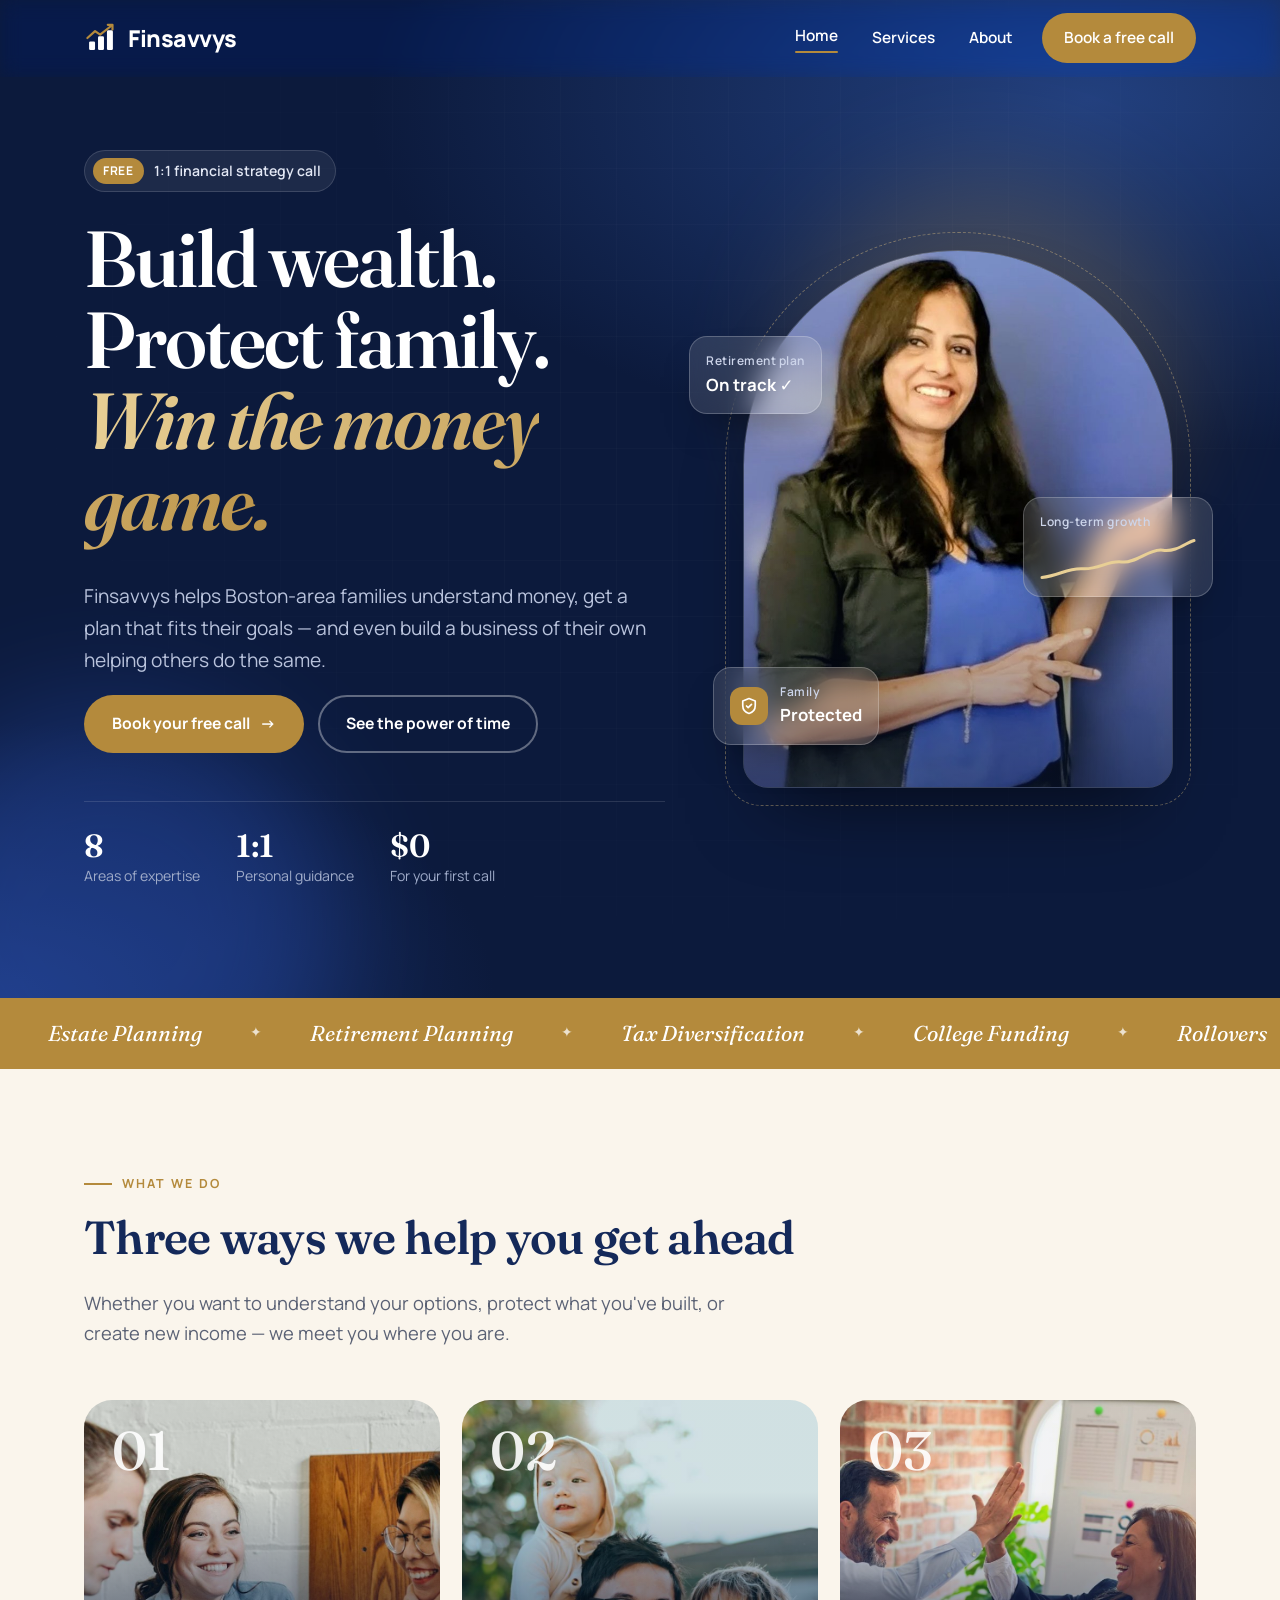
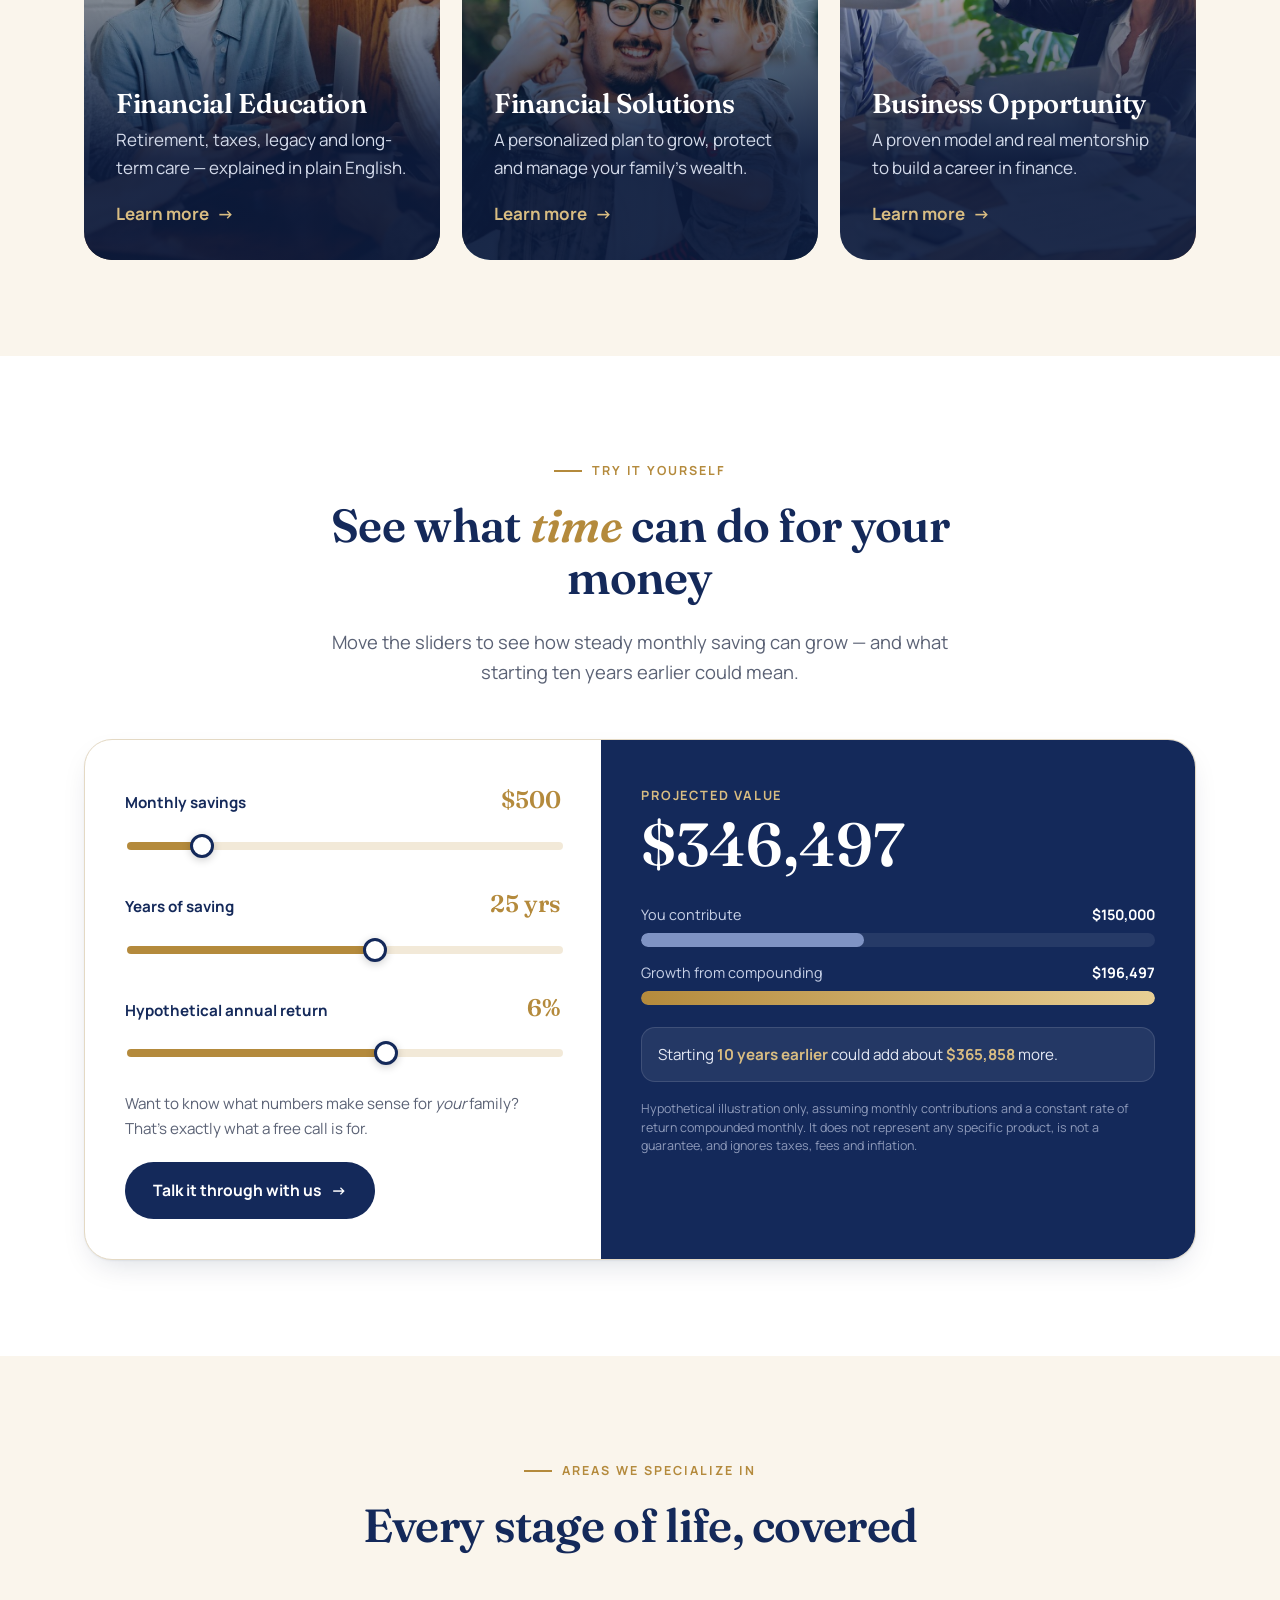
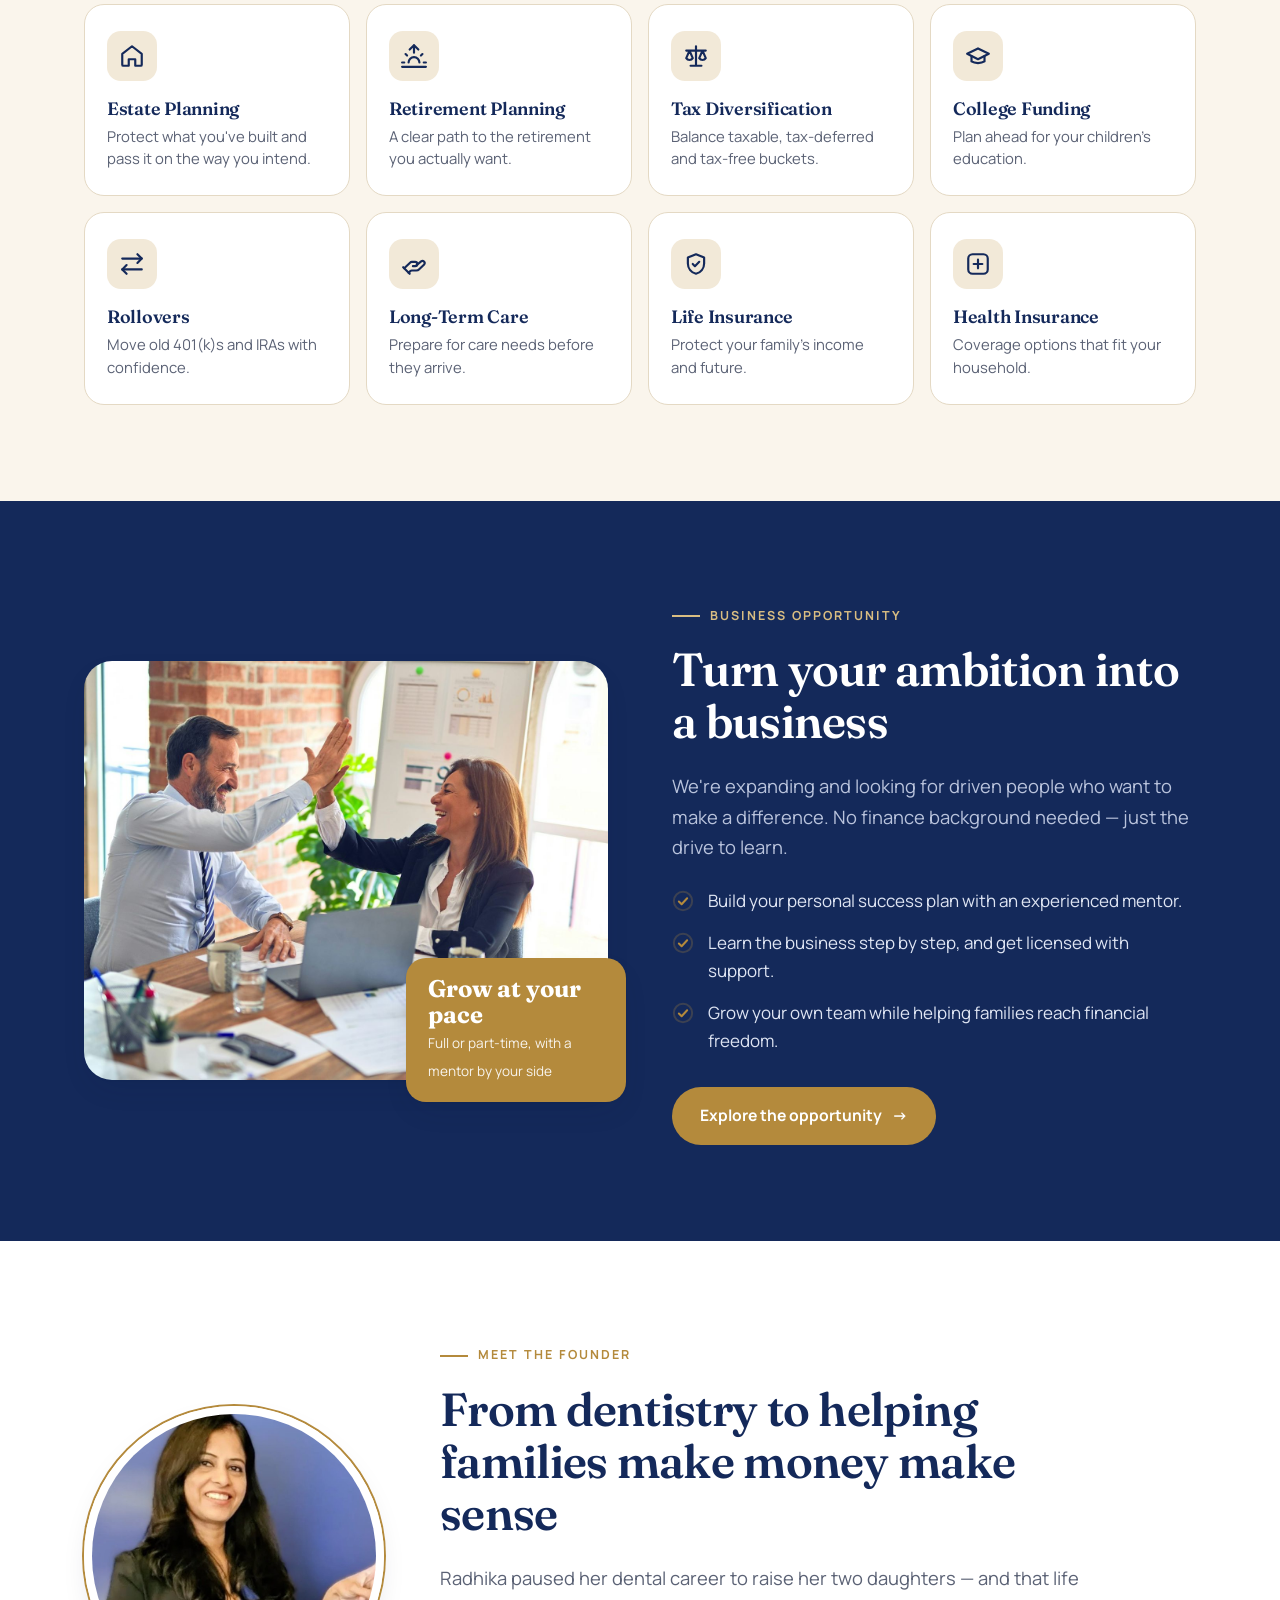
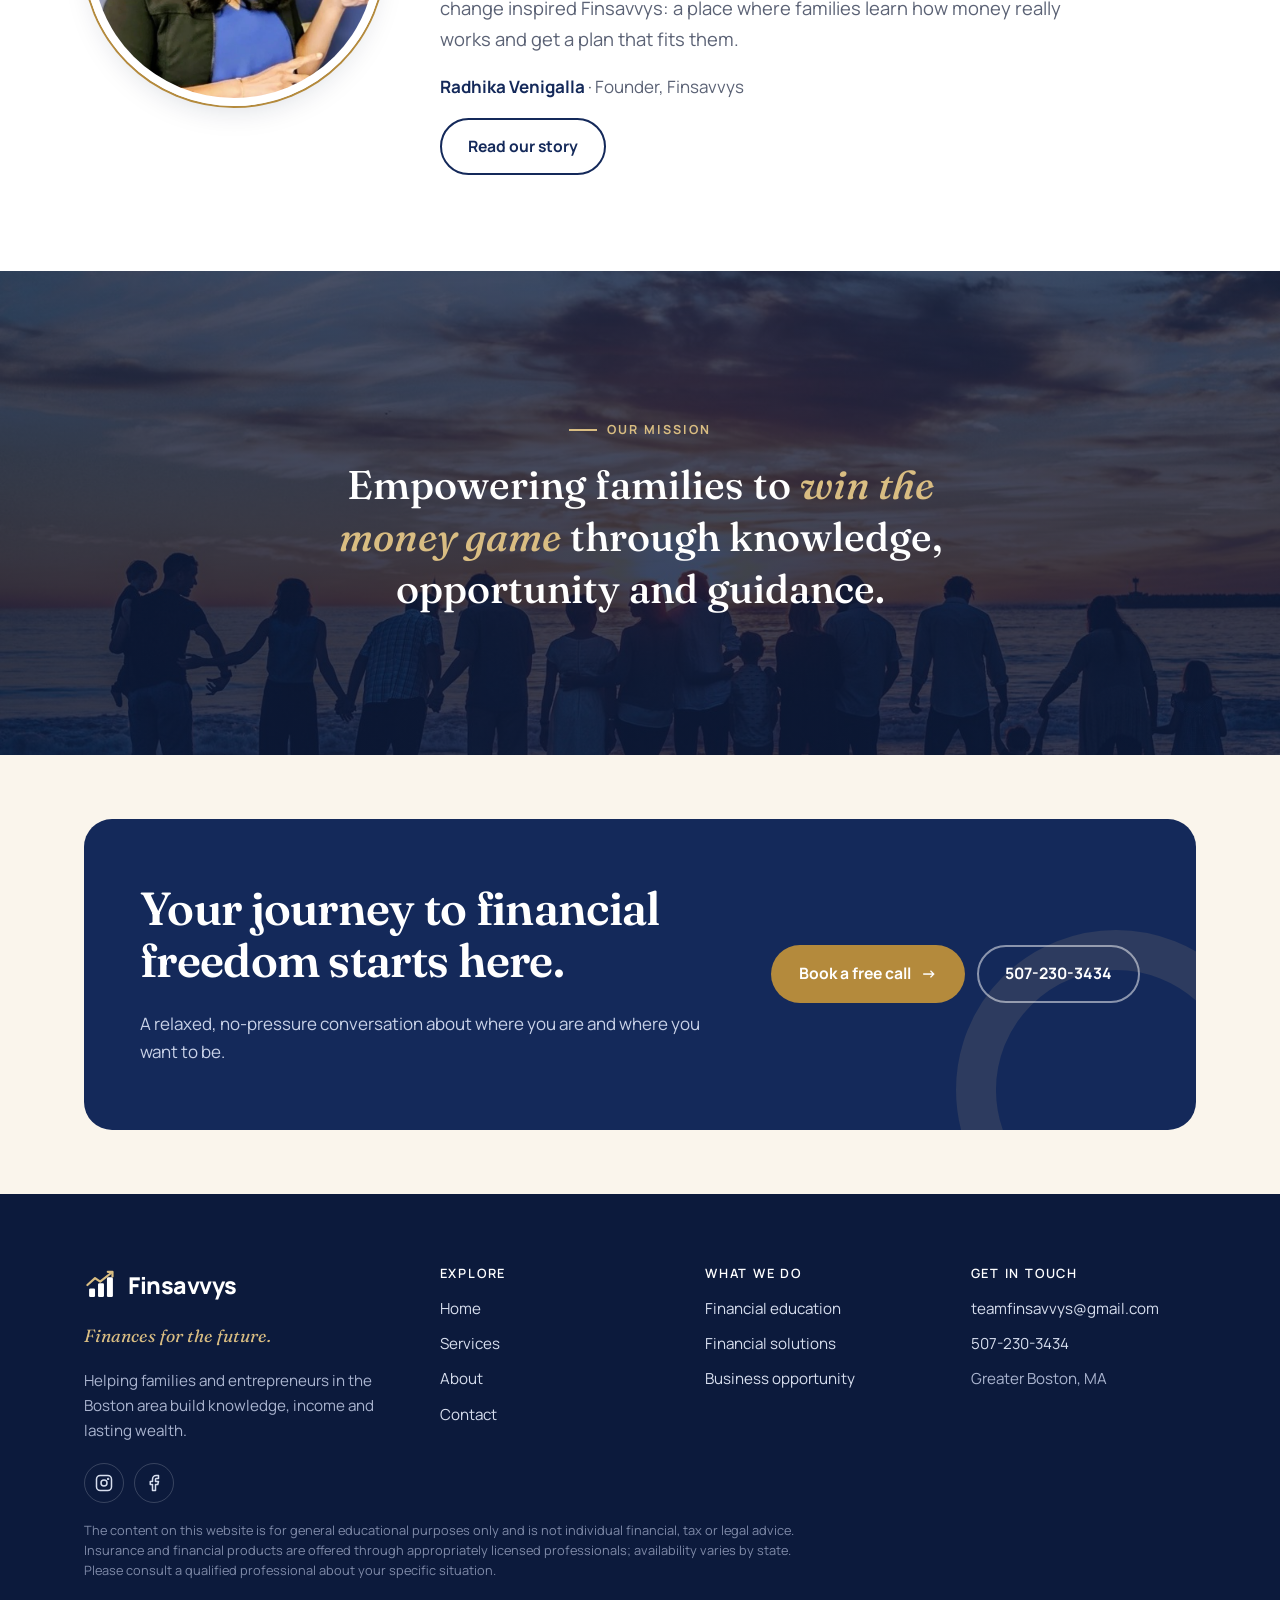
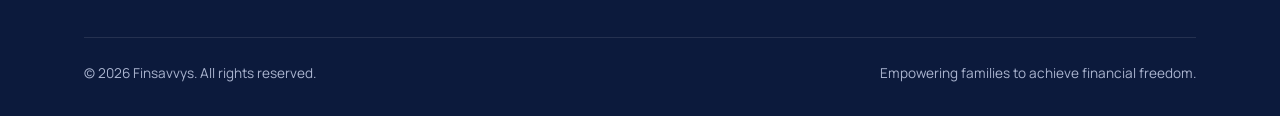
<file: index.html>
<!doctype html>
<html lang="en">
<head>
<meta charset="utf-8">
<meta name="viewport" content="width=device-width, initial-scale=1">
<title>Finsavvys – Financial Education, Planning & Business Opportunity</title>
<meta name="description" content="Empowering families and entrepreneurs with financial education, retirement planning, tax diversification, estate planning and personalized wealth-building strategies.">
<link rel="canonical" href="https://www.finsavvys.com/">
<meta property="og:type" content="website">
<meta property="og:site_name" content="Finsavvys">
<meta property="og:title" content="Finsavvys – Financial Education, Planning & Business Opportunity">
<meta property="og:description" content="Empowering families and entrepreneurs with financial education, retirement planning, tax diversification, estate planning and personalized wealth-building strategies.">
<meta property="og:url" content="https://www.finsavvys.com/">
<meta property="og:image" content="https://www.finsavvys.com/assets/img/og-image.jpg">
<meta name="twitter:card" content="summary_large_image">
<meta name="theme-color" content="#14295a">
<link rel="icon" href="assets/img/favicon.svg" type="image/svg+xml">
<link rel="preconnect" href="https://fonts.googleapis.com">
<link rel="preconnect" href="https://fonts.gstatic.com" crossorigin>
<link href="https://fonts.googleapis.com/css2?family=Fraunces:ital,opsz,wght@0,9..144,400..700;1,9..144,400..600&family=Manrope:wght@400;500;600;700;800&display=swap" rel="stylesheet">
<link rel="stylesheet" href="assets/css/styles.css?v=2">
</head>
<body>
<a class="skip-link" href="#main">Skip to content</a>
<header class="site-header on-dark">
  <div class="container nav">
    <a class="brand" href="./" aria-label="Finsavvys home"><svg class="brand-mark" viewBox="0 0 40 40" aria-hidden="true"><rect x="6" y="24" width="7" height="10" rx="1.5" fill="#14295a"/><rect x="16.5" y="18" width="7" height="16" rx="1.5" fill="#14295a"/><rect x="27" y="11" width="7" height="23" rx="1.5" fill="#14295a"/><path d="M4 20 13 12l6 4 14-11" fill="none" stroke="#b48a3c" stroke-width="2.6" stroke-linecap="round" stroke-linejoin="round"/><path d="M28 4.5h5.5V10" fill="none" stroke="#b48a3c" stroke-width="2.6" stroke-linecap="round" stroke-linejoin="round"/></svg><span class="brand-name">Finsavvys</span></a>
    <button class="nav-toggle" aria-label="Open menu" aria-expanded="false" aria-controls="nav-links"><svg viewBox="0 0 24 24" fill="none" stroke="currentColor" stroke-width="2" stroke-linecap="round" aria-hidden="true"><path d="M4 7h16M4 12h16M4 17h16"/></svg></button>
    <ul class="nav-links" id="nav-links"><li><a href="./" aria-current="page">Home</a></li><li><a href="services/">Services</a></li><li><a href="about/">About</a></li><li><a class="btn btn-primary" href="contact/">Book a free call</a></li></ul>
  </div>
</header>
<main id="main">
<section class="hero-x">
  <div class="orb gold"></div><div class="orb blue"></div>
  <div class="container hero-grid">
    <div class="reveal">
      <span class="pill"><b>FREE</b> 1:1 financial strategy call</span>
      <h1>Build wealth.<br>Protect family.<br><em>Win the money game.</em></h1>
      <p class="lede">Finsavvys helps Boston-area families understand money, get a plan that fits their goals &mdash; and even build a business of their own helping others do the same.</p>
      <div class="hero-actions">
        <a class="btn btn-gold" href="contact/">Book your free call <span class="arrow">&rarr;</span></a>
        <a class="btn btn-ghost" href="#power-of-time">See the power of time</a>
      </div>
      <div class="hero-stats">
        <div><strong data-count="8">8</strong><span>Areas of expertise</span></div>
        <div><strong>1:1</strong><span>Personal guidance</span></div>
        <div><strong>$0</strong><span>For your first call</span></div>
      </div>
    </div>
    <div class="arch-wrap reveal">
      <div class="arch-ring"></div>
      <div class="arch"><img src="assets/img/radhika.jpg" alt="Radhika Venigalla, founder of Finsavvys" width="800" height="1000"></div>
      <div class="glass g1"><small>Retirement plan</small><strong>On track ✓</strong></div>
      <div class="glass g2"><small>Long-term growth</small><svg class="spark" viewBox="0 0 160 44" aria-hidden="true"><path class="line" d="M2 40 C20 38 28 30 44 31 S70 22 84 24 S112 10 126 12 S150 4 158 2" fill="none" stroke="#e8cf95" stroke-width="3" stroke-linecap="round"/></svg></div>
      <div class="glass g3"><span class="ico"><svg viewBox="0 0 24 24" fill="none" stroke="currentColor" stroke-width="2" stroke-linecap="round" stroke-linejoin="round" aria-hidden="true"><path d="M12 3 4.5 6v5.5c0 4.6 3.1 8.3 7.5 9.5 4.4-1.2 7.5-4.9 7.5-9.5V6L12 3Z"/><path d="m9 12 2 2 4-4"/></svg></span><span><small>Family</small><strong>Protected</strong></span></div>
    </div>
  </div>
</section>
<div class="marquee" aria-hidden="true"><div class="marquee-track"><span>Estate Planning</span><span>Retirement Planning</span><span>Tax Diversification</span><span>College Funding</span><span>Rollovers</span><span>Long-Term Care</span><span>Life Insurance</span><span>Health Insurance</span><span>Estate Planning</span><span>Retirement Planning</span><span>Tax Diversification</span><span>College Funding</span><span>Rollovers</span><span>Long-Term Care</span><span>Life Insurance</span><span>Health Insurance</span></div></div>

<section>
  <div class="container">
    <div class="section-head reveal">
      <span class="eyebrow">What we do</span>
      <h2>Three ways we help you get ahead</h2>
      <p class="lede">Whether you want to understand your options, protect what you've built, or create new income &mdash; we meet you where you are.</p>
    </div>
    <div class="img-cards">
      <a class="img-card reveal" href="services/#education"><img src="assets/img/learning.jpg" alt="" loading="lazy"><span class="n">01</span><h3>Financial Education</h3><p>Retirement, taxes, legacy and long-term care &mdash; explained in plain English.</p><span class="go">Learn more</span></a>
      <a class="img-card reveal" href="services/#solutions"><img src="assets/img/protect.jpg" alt="" loading="lazy"><span class="n">02</span><h3>Financial Solutions</h3><p>A personalized plan to grow, protect and manage your family's wealth.</p><span class="go">Learn more</span></a>
      <a class="img-card reveal" href="services/#opportunity"><img src="assets/img/opportunity.jpg" alt="" loading="lazy"><span class="n">03</span><h3>Business Opportunity</h3><p>A proven model and real mentorship to build a career in finance.</p><span class="go">Learn more</span></a>
    </div>
  </div>
</section>

<section class="bg-white" id="power-of-time">
  <div class="container">
    <div class="section-head center reveal">
      <span class="eyebrow">Try it yourself</span>
      <h2>See what <em class="accent">time</em> can do for your money</h2>
      <p class="lede">Move the sliders to see how steady monthly saving can grow &mdash; and what starting ten years earlier could mean.</p>
    </div>
    <div class="calc reveal" id="calc">
      <div class="calc-in">
        <div class="range"><div class="range-top"><label for="c-monthly">Monthly savings</label><output id="o-monthly">$500</output></div>
          <input type="range" id="c-monthly" min="50" max="3000" step="50" value="500"></div>
        <div class="range"><div class="range-top"><label for="c-years">Years of saving</label><output id="o-years">25 yrs</output></div>
          <input type="range" id="c-years" min="5" max="40" step="1" value="25"></div>
        <div class="range"><div class="range-top"><label for="c-rate">Hypothetical annual return</label><output id="o-rate">6%</output></div>
          <input type="range" id="c-rate" min="0" max="10" step="0.5" value="6"></div>
        <p style="color:var(--muted);font-size:.95rem;margin:0">Want to know what numbers make sense for <em>your</em> family? That's exactly what a free call is for.</p>
        <a class="btn btn-primary" style="margin-top:20px" href="contact/">Talk it through with us <span class="arrow">&rarr;</span></a>
      </div>
      <div class="calc-out">
        <span class="lbl">Projected value</span>
        <div class="big" id="o-total" aria-live="polite">$0</div>
        <div class="bars">
          <div class="bar-row"><div class="meta"><span>You contribute</span><b id="o-contrib">$0</b></div><div class="bar"><i class="c" id="b-contrib"></i></div></div>
          <div class="bar-row"><div class="meta"><span>Growth from compounding</span><b id="o-growth">$0</b></div><div class="bar"><i class="g" id="b-total"></i></div></div>
        </div>
        <div class="insight">Starting <b>10 years earlier</b> could add about <b id="o-early">$0</b> more.</div>
        <p class="calc-note">Hypothetical illustration only, assuming monthly contributions and a constant rate of return compounded monthly. It does not represent any specific product, is not a guarantee, and ignores taxes, fees and inflation.</p>
      </div>
    </div>
  </div>
</section>

<section>
  <div class="container">
    <div class="section-head center reveal">
      <span class="eyebrow">Areas we specialize in</span>
      <h2>Every stage of life, covered</h2>
    </div>
    <div class="tiles"><div class="tile reveal"><div class="icon"><svg viewBox="0 0 24 24" fill="none" stroke="currentColor" stroke-width="2" stroke-linecap="round" stroke-linejoin="round" aria-hidden="true"><path d="m3 10 9-7 9 7v10a1 1 0 0 1-1 1h-5v-6h-6v6H4a1 1 0 0 1-1-1V10Z"/></svg></div><h3>Estate Planning</h3><p>Protect what you've built and pass it on the way you intend.</p></div><div class="tile reveal"><div class="icon"><svg viewBox="0 0 24 24" fill="none" stroke="currentColor" stroke-width="2" stroke-linecap="round" stroke-linejoin="round" aria-hidden="true"><path d="M17 18a5 5 0 0 0-10 0"/><path d="M12 2v7M4.2 10.2l1.4 1.4M1 18h2M21 18h2M18.4 11.6l1.4-1.4M23 22H1M8 6l4-4 4 4"/></svg></div><h3>Retirement Planning</h3><p>A clear path to the retirement you actually want.</p></div><div class="tile reveal"><div class="icon"><svg viewBox="0 0 24 24" fill="none" stroke="currentColor" stroke-width="2" stroke-linecap="round" stroke-linejoin="round" aria-hidden="true"><path d="M12 3v18M7 21h10M3 7h18M6 7l-3 7a3.5 3.5 0 0 0 6 0L6 7ZM18 7l-3 7a3.5 3.5 0 0 0 6 0l-3-7Z"/></svg></div><h3>Tax Diversification</h3><p>Balance taxable, tax-deferred and tax-free buckets.</p></div><div class="tile reveal"><div class="icon"><svg viewBox="0 0 24 24" fill="none" stroke="currentColor" stroke-width="2" stroke-linecap="round" stroke-linejoin="round" aria-hidden="true"><path d="M22 10 12 5 2 10l10 5 10-5Z"/><path d="M6 12v5c3 2 9 2 12 0v-5"/></svg></div><h3>College Funding</h3><p>Plan ahead for your children's education.</p></div><div class="tile reveal"><div class="icon"><svg viewBox="0 0 24 24" fill="none" stroke="currentColor" stroke-width="2" stroke-linecap="round" stroke-linejoin="round" aria-hidden="true"><path d="M17 3l4 4-4 4"/><path d="M3 7h18"/><path d="M7 21l-4-4 4-4"/><path d="M21 17H3"/></svg></div><h3>Rollovers</h3><p>Move old 401(k)s and IRAs with confidence.</p></div><div class="tile reveal"><div class="icon"><svg viewBox="0 0 24 24" fill="none" stroke="currentColor" stroke-width="2" stroke-linecap="round" stroke-linejoin="round" aria-hidden="true"><path d="M11 14h2a2 2 0 0 0 0-4h-3c-.6 0-1.1.2-1.4.6L3 16"/><path d="m7 20 1.6-1.4c.3-.4.8-.6 1.4-.6h4c1.1 0 2.1-.4 2.8-1.2l4.6-4.4a2 2 0 0 0-2.8-2.8L14.4 13"/><path d="m2 15 6 6"/></svg></div><h3>Long-Term Care</h3><p>Prepare for care needs before they arrive.</p></div><div class="tile reveal"><div class="icon"><svg viewBox="0 0 24 24" fill="none" stroke="currentColor" stroke-width="2" stroke-linecap="round" stroke-linejoin="round" aria-hidden="true"><path d="M12 3 4.5 6v5.5c0 4.6 3.1 8.3 7.5 9.5 4.4-1.2 7.5-4.9 7.5-9.5V6L12 3Z"/><path d="m9 12 2 2 4-4"/></svg></div><h3>Life Insurance</h3><p>Protect your family's income and future.</p></div><div class="tile reveal"><div class="icon"><svg viewBox="0 0 24 24" fill="none" stroke="currentColor" stroke-width="2" stroke-linecap="round" stroke-linejoin="round" aria-hidden="true"><rect x="3" y="3" width="18" height="18" rx="4"/><path d="M12 8v8M8 12h8"/></svg></div><h3>Health Insurance</h3><p>Coverage options that fit your household.</p></div></div>
  </div>
</section>

<section class="bg-navy">
  <div class="container photo-split">
    <div class="photo-frame reveal">
      <img src="assets/img/opportunity.jpg" alt="Two colleagues celebrating a success at work" loading="lazy">
      <div class="badge"><strong>Grow at your pace</strong><span>Full or part-time, with a mentor by your side</span></div>
    </div>
    <div class="reveal">
      <span class="eyebrow">Business opportunity</span>
      <h2>Turn your ambition into a business</h2>
      <p class="lede">We're expanding and looking for driven people who want to make a difference. No finance background needed &mdash; just the drive to learn.</p>
      <ul class="checklist" style="color:#dfe5f3">
        <li><svg viewBox="0 0 24 24" fill="none" stroke="currentColor" stroke-width="2.2" stroke-linecap="round" stroke-linejoin="round" aria-hidden="true"><circle cx="12" cy="12" r="10" opacity=".25"/><path d="m7.5 12.5 3 3 6-6.5"/></svg><span>Build your personal success plan with an experienced mentor.</span></li>
        <li><svg viewBox="0 0 24 24" fill="none" stroke="currentColor" stroke-width="2.2" stroke-linecap="round" stroke-linejoin="round" aria-hidden="true"><circle cx="12" cy="12" r="10" opacity=".25"/><path d="m7.5 12.5 3 3 6-6.5"/></svg><span>Learn the business step by step, and get licensed with support.</span></li>
        <li><svg viewBox="0 0 24 24" fill="none" stroke="currentColor" stroke-width="2.2" stroke-linecap="round" stroke-linejoin="round" aria-hidden="true"><circle cx="12" cy="12" r="10" opacity=".25"/><path d="m7.5 12.5 3 3 6-6.5"/></svg><span>Grow your own team while helping families reach financial freedom.</span></li>
      </ul>
      <a class="btn btn-gold" href="contact/?interest=opportunity">Explore the opportunity <span class="arrow">&rarr;</span></a>
    </div>
  </div>
</section>

<section class="bg-white">
  <div class="container founder-x">
    <div class="round reveal"><img src="assets/img/radhika.jpg" alt="Radhika Venigalla" loading="lazy"></div>
    <div class="reveal">
      <span class="eyebrow">Meet the founder</span>
      <h2 style="max-width:22ch">From dentistry to helping families make money make sense</h2>
      <p class="lede">Radhika paused her dental career to raise her two daughters &mdash; and that life change inspired Finsavvys: a place where families learn how money really works and get a plan that fits them.</p>
      <p style="color:var(--muted)"><strong style="color:var(--navy)">Radhika Venigalla</strong> &middot; Founder, Finsavvys</p>
      <a class="btn btn-ghost" href="about/">Read our story</a>
    </div>
  </div>
</section>

<section class="band">
  <img src="assets/img/family-sunset.jpg" alt="" loading="lazy">
  <div class="container reveal">
    <span class="eyebrow">Our mission</span>
    <p class="mission">Empowering families to <span class="accent">win the money game</span> through knowledge, opportunity and guidance.</p>
  </div>
</section>

<section class="section-tight">
  <div class="container">
    <div class="cta-band reveal">
      <div>
        <h2>Your journey to financial freedom starts here.</h2>
        <p>A relaxed, no-pressure conversation about where you are and where you want to be.</p>
      </div>
      <div class="cta-actions">
        <a class="btn btn-gold" href="contact/">Book a free call <span class="arrow">&rarr;</span></a>
        <a class="btn btn-light" href="tel:+15072303434">507-230-3434</a>
      </div>
    </div>
  </div>
</section>
</main>
<footer class="site-footer">
  <div class="container">
    <div class="footer-grid">
      <div>
        <a class="brand" href="./" aria-label="Finsavvys home"><svg class="brand-mark" viewBox="0 0 40 40" aria-hidden="true"><rect x="6" y="24" width="7" height="10" rx="1.5" fill="#ffffff"/><rect x="16.5" y="18" width="7" height="16" rx="1.5" fill="#ffffff"/><rect x="27" y="11" width="7" height="23" rx="1.5" fill="#ffffff"/><path d="M4 20 13 12l6 4 14-11" fill="none" stroke="#d9bd82" stroke-width="2.6" stroke-linecap="round" stroke-linejoin="round"/><path d="M28 4.5h5.5V10" fill="none" stroke="#d9bd82" stroke-width="2.6" stroke-linecap="round" stroke-linejoin="round"/></svg><span class="brand-name">Finsavvys</span></a>
        <p class="tagline">Finances for the future.</p>
        <p>Helping families and entrepreneurs in the Boston area build knowledge, income and lasting wealth.</p>
        <div class="socials">
          <a href="https://www.instagram.com/finsavvys/" target="_blank" rel="noopener" aria-label="Finsavvys on Instagram"><svg viewBox="0 0 24 24" fill="none" stroke="currentColor" stroke-width="2" stroke-linecap="round" stroke-linejoin="round" aria-hidden="true"><rect x="2" y="2" width="20" height="20" rx="5"/><circle cx="12" cy="12" r="4"/><circle cx="17.5" cy="6.5" r=".6" fill="currentColor"/></svg></a>
          <a href="https://www.facebook.com/FinsavvysBoston/" target="_blank" rel="noopener" aria-label="Finsavvys on Facebook"><svg viewBox="0 0 24 24" fill="none" stroke="currentColor" stroke-width="2" stroke-linecap="round" stroke-linejoin="round" aria-hidden="true"><path d="M18 2h-3a5 5 0 0 0-5 5v3H7v4h3v8h4v-8h3l1-4h-4V7a1 1 0 0 1 1-1h3V2Z"/></svg></a>
        </div>
      </div>
      <div>
        <h4>Explore</h4>
        <ul>
          <li><a href="./">Home</a></li>
          <li><a href="services/">Services</a></li>
          <li><a href="about/">About</a></li>
          <li><a href="contact/">Contact</a></li>
        </ul>
      </div>
      <div>
        <h4>What we do</h4>
        <ul>
          <li><a href="services/#education">Financial education</a></li>
          <li><a href="services/#solutions">Financial solutions</a></li>
          <li><a href="services/#opportunity">Business opportunity</a></li>
        </ul>
      </div>
      <div>
        <h4>Get in touch</h4>
        <ul>
          <li><a href="mailto:teamfinsavvys@gmail.com">teamfinsavvys@gmail.com</a></li>
          <li><a href="tel:+15072303434">507-230-3434</a></li>
          <li>Greater Boston, MA</li>
        </ul>
      </div>
    </div>
    <p class="disclaimer">The content on this website is for general educational purposes only and is not individual financial, tax or legal advice. Insurance and financial products are offered through appropriately licensed professionals; availability varies by state. Please consult a qualified professional about your specific situation.</p>
    <div class="footer-bottom">
      <span>&copy; <span id="year">2026</span> Finsavvys. All rights reserved.</span>
      <span>Empowering families to achieve financial freedom.</span>
    </div>
  </div>
</footer>
<script src="assets/js/main.js?v=2"></script>
</body>
</html>
</file>
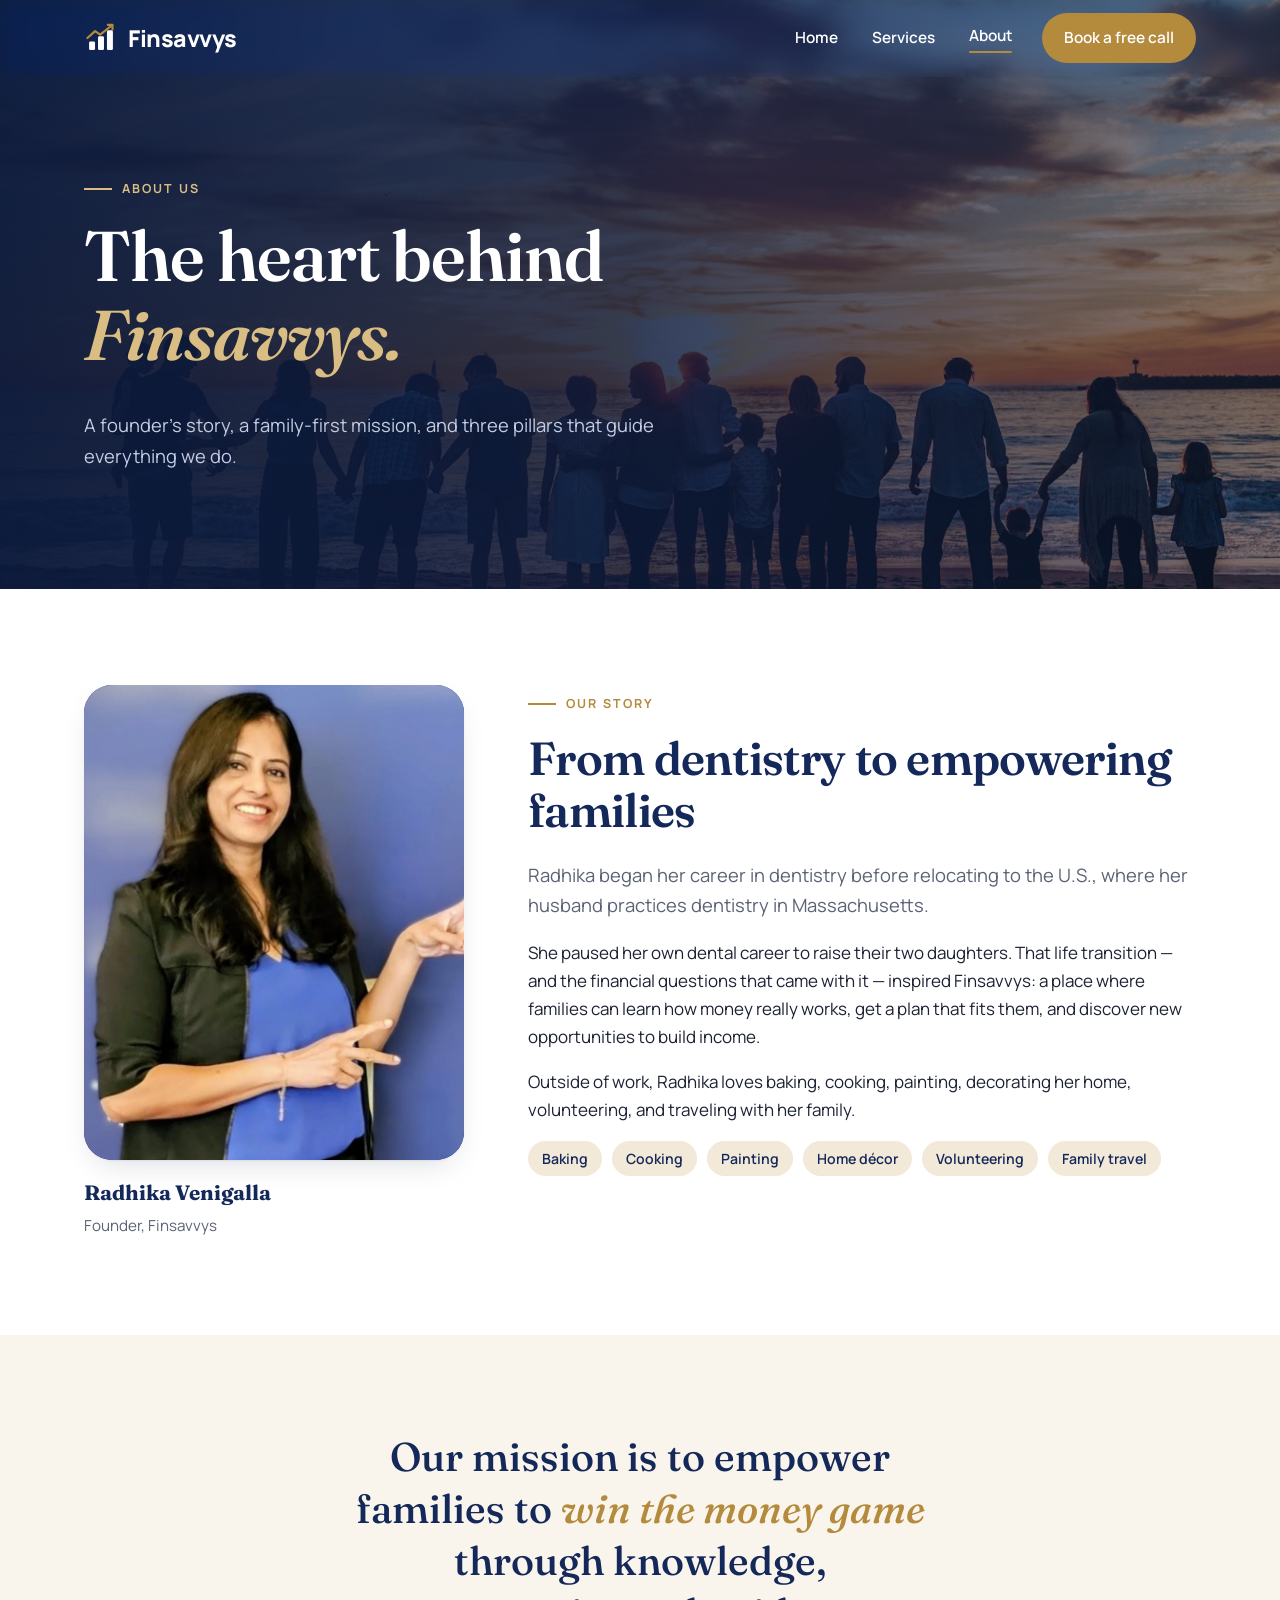
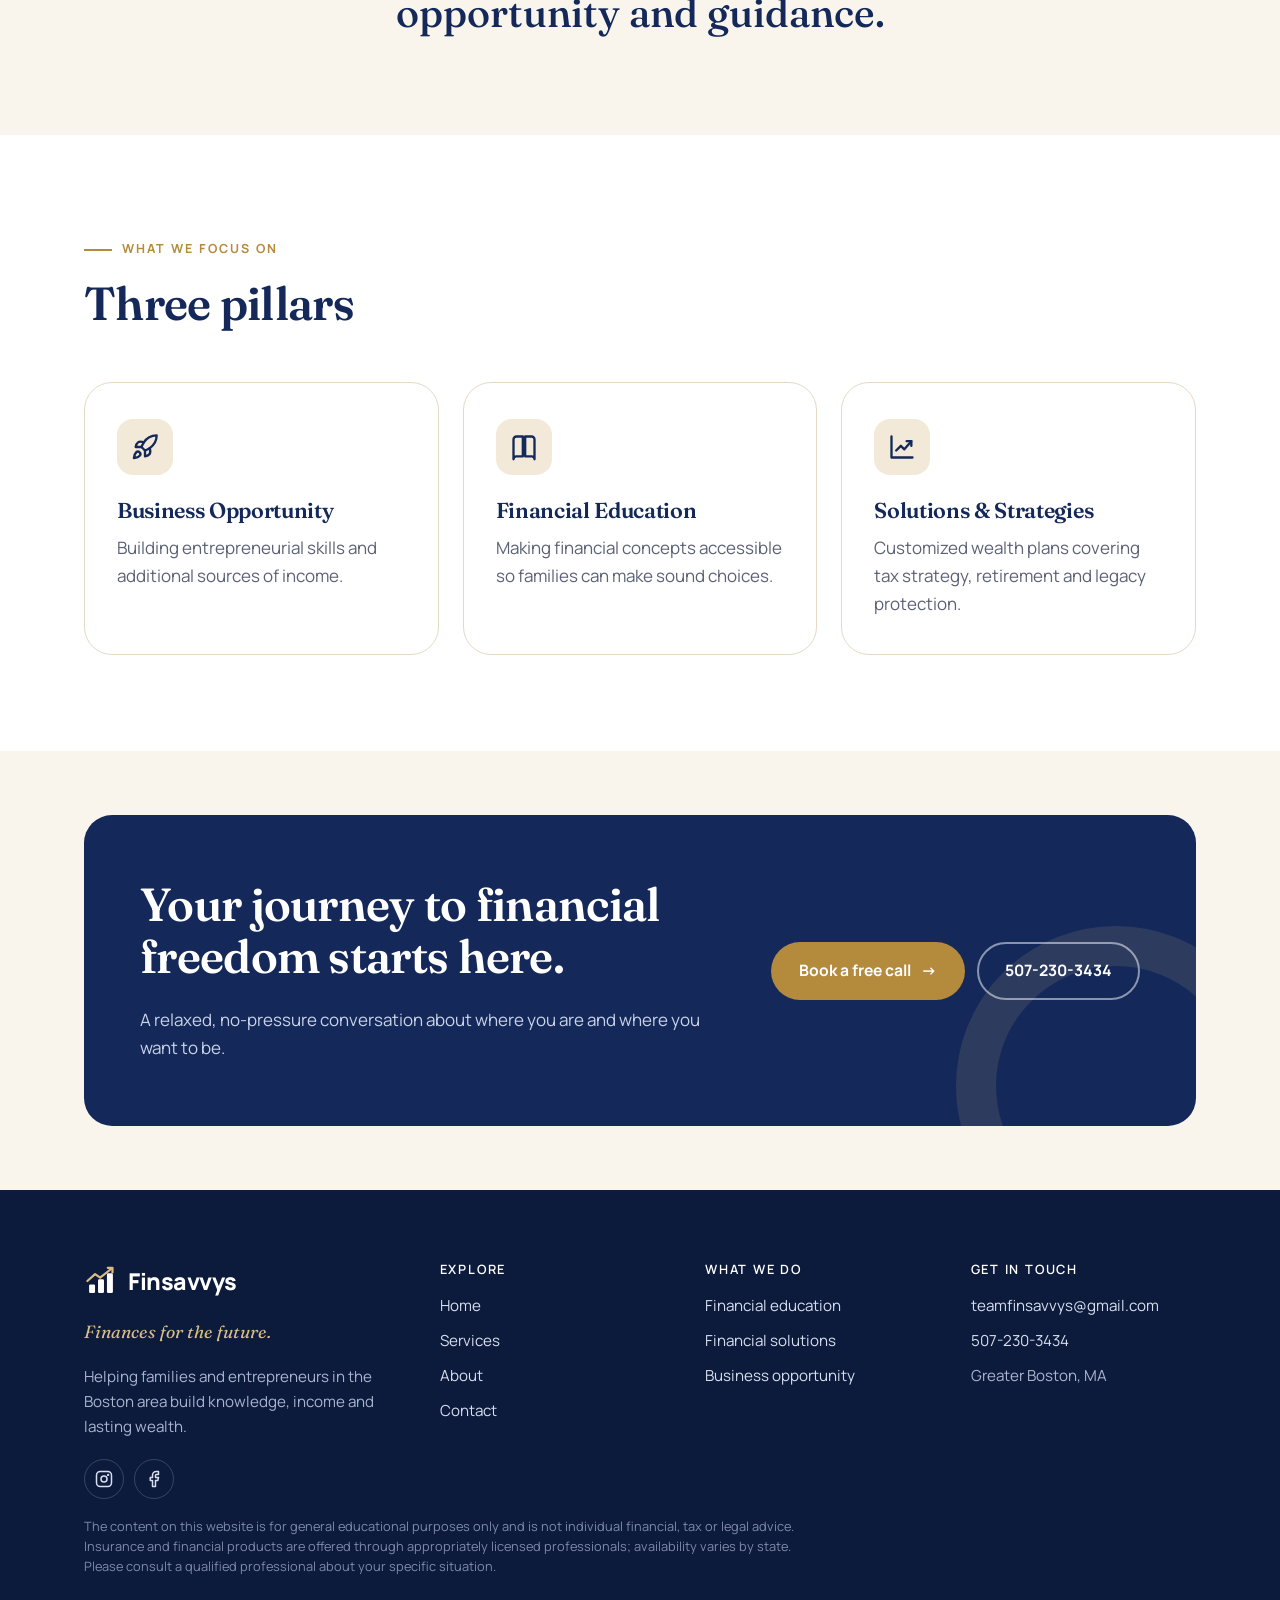
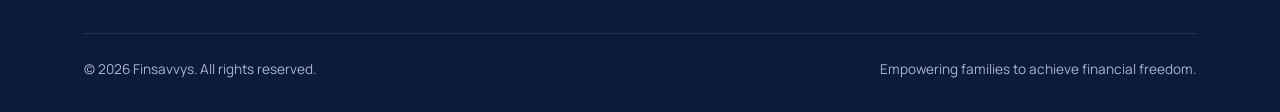
<file: about/index.html>
<!doctype html>
<html lang="en">
<head>
<meta charset="utf-8">
<meta name="viewport" content="width=device-width, initial-scale=1">
<title>About | Finsavvys</title>
<meta name="description" content="Meet Radhika Venigalla, founder of Finsavvys, and learn about our mission to empower families through knowledge, opportunity and guidance.">
<link rel="canonical" href="https://www.finsavvys.com/about/">
<meta property="og:type" content="website">
<meta property="og:site_name" content="Finsavvys">
<meta property="og:title" content="About | Finsavvys">
<meta property="og:description" content="Meet Radhika Venigalla, founder of Finsavvys, and learn about our mission to empower families through knowledge, opportunity and guidance.">
<meta property="og:url" content="https://www.finsavvys.com/about/">
<meta property="og:image" content="https://www.finsavvys.com/assets/img/og-image.jpg">
<meta name="twitter:card" content="summary_large_image">
<meta name="theme-color" content="#14295a">
<link rel="icon" href="../assets/img/favicon.svg" type="image/svg+xml">
<link rel="preconnect" href="https://fonts.googleapis.com">
<link rel="preconnect" href="https://fonts.gstatic.com" crossorigin>
<link href="https://fonts.googleapis.com/css2?family=Fraunces:ital,opsz,wght@0,9..144,400..700;1,9..144,400..600&family=Manrope:wght@400;500;600;700;800&display=swap" rel="stylesheet">
<link rel="stylesheet" href="../assets/css/styles.css?v=2">
</head>
<body>
<a class="skip-link" href="#main">Skip to content</a>
<header class="site-header on-dark">
  <div class="container nav">
    <a class="brand" href="../" aria-label="Finsavvys home"><svg class="brand-mark" viewBox="0 0 40 40" aria-hidden="true"><rect x="6" y="24" width="7" height="10" rx="1.5" fill="#14295a"/><rect x="16.5" y="18" width="7" height="16" rx="1.5" fill="#14295a"/><rect x="27" y="11" width="7" height="23" rx="1.5" fill="#14295a"/><path d="M4 20 13 12l6 4 14-11" fill="none" stroke="#b48a3c" stroke-width="2.6" stroke-linecap="round" stroke-linejoin="round"/><path d="M28 4.5h5.5V10" fill="none" stroke="#b48a3c" stroke-width="2.6" stroke-linecap="round" stroke-linejoin="round"/></svg><span class="brand-name">Finsavvys</span></a>
    <button class="nav-toggle" aria-label="Open menu" aria-expanded="false" aria-controls="nav-links"><svg viewBox="0 0 24 24" fill="none" stroke="currentColor" stroke-width="2" stroke-linecap="round" aria-hidden="true"><path d="M4 7h16M4 12h16M4 17h16"/></svg></button>
    <ul class="nav-links" id="nav-links"><li><a href=".././">Home</a></li><li><a href="../services/">Services</a></li><li><a href="../about/" aria-current="page">About</a></li><li><a class="btn btn-primary" href="../contact/">Book a free call</a></li></ul>
  </div>
</header>
<main id="main">
<section class="page-hero-x">
  <img src="../assets/img/family-sunset.jpg" alt="">
  <div class="container">
    <span class="eyebrow">About us</span>
    <h1>The heart behind <em class="accent">Finsavvys.</em></h1>
    <p class="lede">A founder's story, a family-first mission, and three pillars that guide everything we do.</p>
  </div>
</section>

<section class="bg-white">
  <div class="container founder">
    <div class="reveal">
      <div class="portrait">
        <img src="../assets/img/radhika.jpg" alt="Radhika Venigalla, founder of Finsavvys" width="800" height="1000">
      </div>
      <div class="portrait-caption">
        <strong>Radhika Venigalla</strong>
        <span>Founder, Finsavvys</span>
      </div>
    </div>
    <div class="reveal">
      <span class="eyebrow">Our story</span>
      <h2>From dentistry to empowering families</h2>
      <p class="lede">Radhika began her career in dentistry before relocating to the U.S., where her husband practices dentistry in Massachusetts.</p>
      <p>She paused her own dental career to raise their two daughters. That life transition &mdash; and the financial questions that came with it &mdash; inspired Finsavvys: a place where families can learn how money really works, get a plan that fits them, and discover new opportunities to build income.</p>
      <p>Outside of work, Radhika loves baking, cooking, painting, decorating her home, volunteering, and traveling with her family.</p>
      <div class="tags"><span class="tag">Baking</span><span class="tag">Cooking</span><span class="tag">Painting</span><span class="tag">Home d&eacute;cor</span><span class="tag">Volunteering</span><span class="tag">Family travel</span></div>
    </div>
  </div>
</section>

<section>
  <div class="container">
    <p class="mission reveal">Our mission is to empower families to <span class="accent">win the money game</span> through knowledge, opportunity and guidance.</p>
  </div>
</section>

<section class="bg-white">
  <div class="container">
    <div class="section-head reveal">
      <span class="eyebrow">What we focus on</span>
      <h2>Three pillars</h2>
    </div>
    <div class="grid-3">
      <article class="card reveal"><div class="icon"><svg viewBox="0 0 24 24" fill="none" stroke="currentColor" stroke-width="2" stroke-linecap="round" stroke-linejoin="round" aria-hidden="true"><path d="M4.5 16.5c-1.5 1.3-2 5-2 5s3.7-.5 5-2c.7-.8.7-2.1-.1-2.9a2.2 2.2 0 0 0-2.9-.1Z"/><path d="m12 15-3-3a22 22 0 0 1 2-3.9A12.9 12.9 0 0 1 22 2c0 2.7-.8 7.5-6 11a22.4 22.4 0 0 1-4 2Z"/><path d="M9 12H4s.6-3 2-4c1.6-1.1 5 0 5 0"/><path d="M12 15v5s3-.6 4-2c1.1-1.6 0-5 0-5"/></svg></div><h3>Business Opportunity</h3><p>Building entrepreneurial skills and additional sources of income.</p></article>
      <article class="card reveal"><div class="icon"><svg viewBox="0 0 24 24" fill="none" stroke="currentColor" stroke-width="2" stroke-linecap="round" stroke-linejoin="round" aria-hidden="true"><path d="M3 5.5A2.5 2.5 0 0 1 5.5 3H11v17H5.5A2.5 2.5 0 0 0 3 22.5v-17Z"/><path d="M21 5.5A2.5 2.5 0 0 0 18.5 3H13v17h5.5a2.5 2.5 0 0 1 2.5 2.5v-17Z"/></svg></div><h3>Financial Education</h3><p>Making financial concepts accessible so families can make sound choices.</p></article>
      <article class="card reveal"><div class="icon"><svg viewBox="0 0 24 24" fill="none" stroke="currentColor" stroke-width="2" stroke-linecap="round" stroke-linejoin="round" aria-hidden="true"><path d="M3 3v18h18"/><path d="m7 15 4-4 3 3 6-7"/><path d="M16 7h4v4"/></svg></div><h3>Solutions &amp; Strategies</h3><p>Customized wealth plans covering tax strategy, retirement and legacy protection.</p></article>
    </div>
  </div>
</section>

<section class="section-tight">
  <div class="container">
    <div class="cta-band reveal">
      <div>
        <h2>Your journey to financial freedom starts here.</h2>
        <p>A relaxed, no-pressure conversation about where you are and where you want to be.</p>
      </div>
      <div class="cta-actions">
        <a class="btn btn-gold" href="../contact/">Book a free call <span class="arrow">&rarr;</span></a>
        <a class="btn btn-light" href="tel:+15072303434">507-230-3434</a>
      </div>
    </div>
  </div>
</section>
</main>
<footer class="site-footer">
  <div class="container">
    <div class="footer-grid">
      <div>
        <a class="brand" href="../" aria-label="Finsavvys home"><svg class="brand-mark" viewBox="0 0 40 40" aria-hidden="true"><rect x="6" y="24" width="7" height="10" rx="1.5" fill="#ffffff"/><rect x="16.5" y="18" width="7" height="16" rx="1.5" fill="#ffffff"/><rect x="27" y="11" width="7" height="23" rx="1.5" fill="#ffffff"/><path d="M4 20 13 12l6 4 14-11" fill="none" stroke="#d9bd82" stroke-width="2.6" stroke-linecap="round" stroke-linejoin="round"/><path d="M28 4.5h5.5V10" fill="none" stroke="#d9bd82" stroke-width="2.6" stroke-linecap="round" stroke-linejoin="round"/></svg><span class="brand-name">Finsavvys</span></a>
        <p class="tagline">Finances for the future.</p>
        <p>Helping families and entrepreneurs in the Boston area build knowledge, income and lasting wealth.</p>
        <div class="socials">
          <a href="https://www.instagram.com/finsavvys/" target="_blank" rel="noopener" aria-label="Finsavvys on Instagram"><svg viewBox="0 0 24 24" fill="none" stroke="currentColor" stroke-width="2" stroke-linecap="round" stroke-linejoin="round" aria-hidden="true"><rect x="2" y="2" width="20" height="20" rx="5"/><circle cx="12" cy="12" r="4"/><circle cx="17.5" cy="6.5" r=".6" fill="currentColor"/></svg></a>
          <a href="https://www.facebook.com/FinsavvysBoston/" target="_blank" rel="noopener" aria-label="Finsavvys on Facebook"><svg viewBox="0 0 24 24" fill="none" stroke="currentColor" stroke-width="2" stroke-linecap="round" stroke-linejoin="round" aria-hidden="true"><path d="M18 2h-3a5 5 0 0 0-5 5v3H7v4h3v8h4v-8h3l1-4h-4V7a1 1 0 0 1 1-1h3V2Z"/></svg></a>
        </div>
      </div>
      <div>
        <h4>Explore</h4>
        <ul>
          <li><a href="../">Home</a></li>
          <li><a href="../services/">Services</a></li>
          <li><a href="../about/">About</a></li>
          <li><a href="../contact/">Contact</a></li>
        </ul>
      </div>
      <div>
        <h4>What we do</h4>
        <ul>
          <li><a href="../services/#education">Financial education</a></li>
          <li><a href="../services/#solutions">Financial solutions</a></li>
          <li><a href="../services/#opportunity">Business opportunity</a></li>
        </ul>
      </div>
      <div>
        <h4>Get in touch</h4>
        <ul>
          <li><a href="mailto:teamfinsavvys@gmail.com">teamfinsavvys@gmail.com</a></li>
          <li><a href="tel:+15072303434">507-230-3434</a></li>
          <li>Greater Boston, MA</li>
        </ul>
      </div>
    </div>
    <p class="disclaimer">The content on this website is for general educational purposes only and is not individual financial, tax or legal advice. Insurance and financial products are offered through appropriately licensed professionals; availability varies by state. Please consult a qualified professional about your specific situation.</p>
    <div class="footer-bottom">
      <span>&copy; <span id="year">2026</span> Finsavvys. All rights reserved.</span>
      <span>Empowering families to achieve financial freedom.</span>
    </div>
  </div>
</footer>
<script src="../assets/js/main.js?v=2"></script>
</body>
</html>
</file>
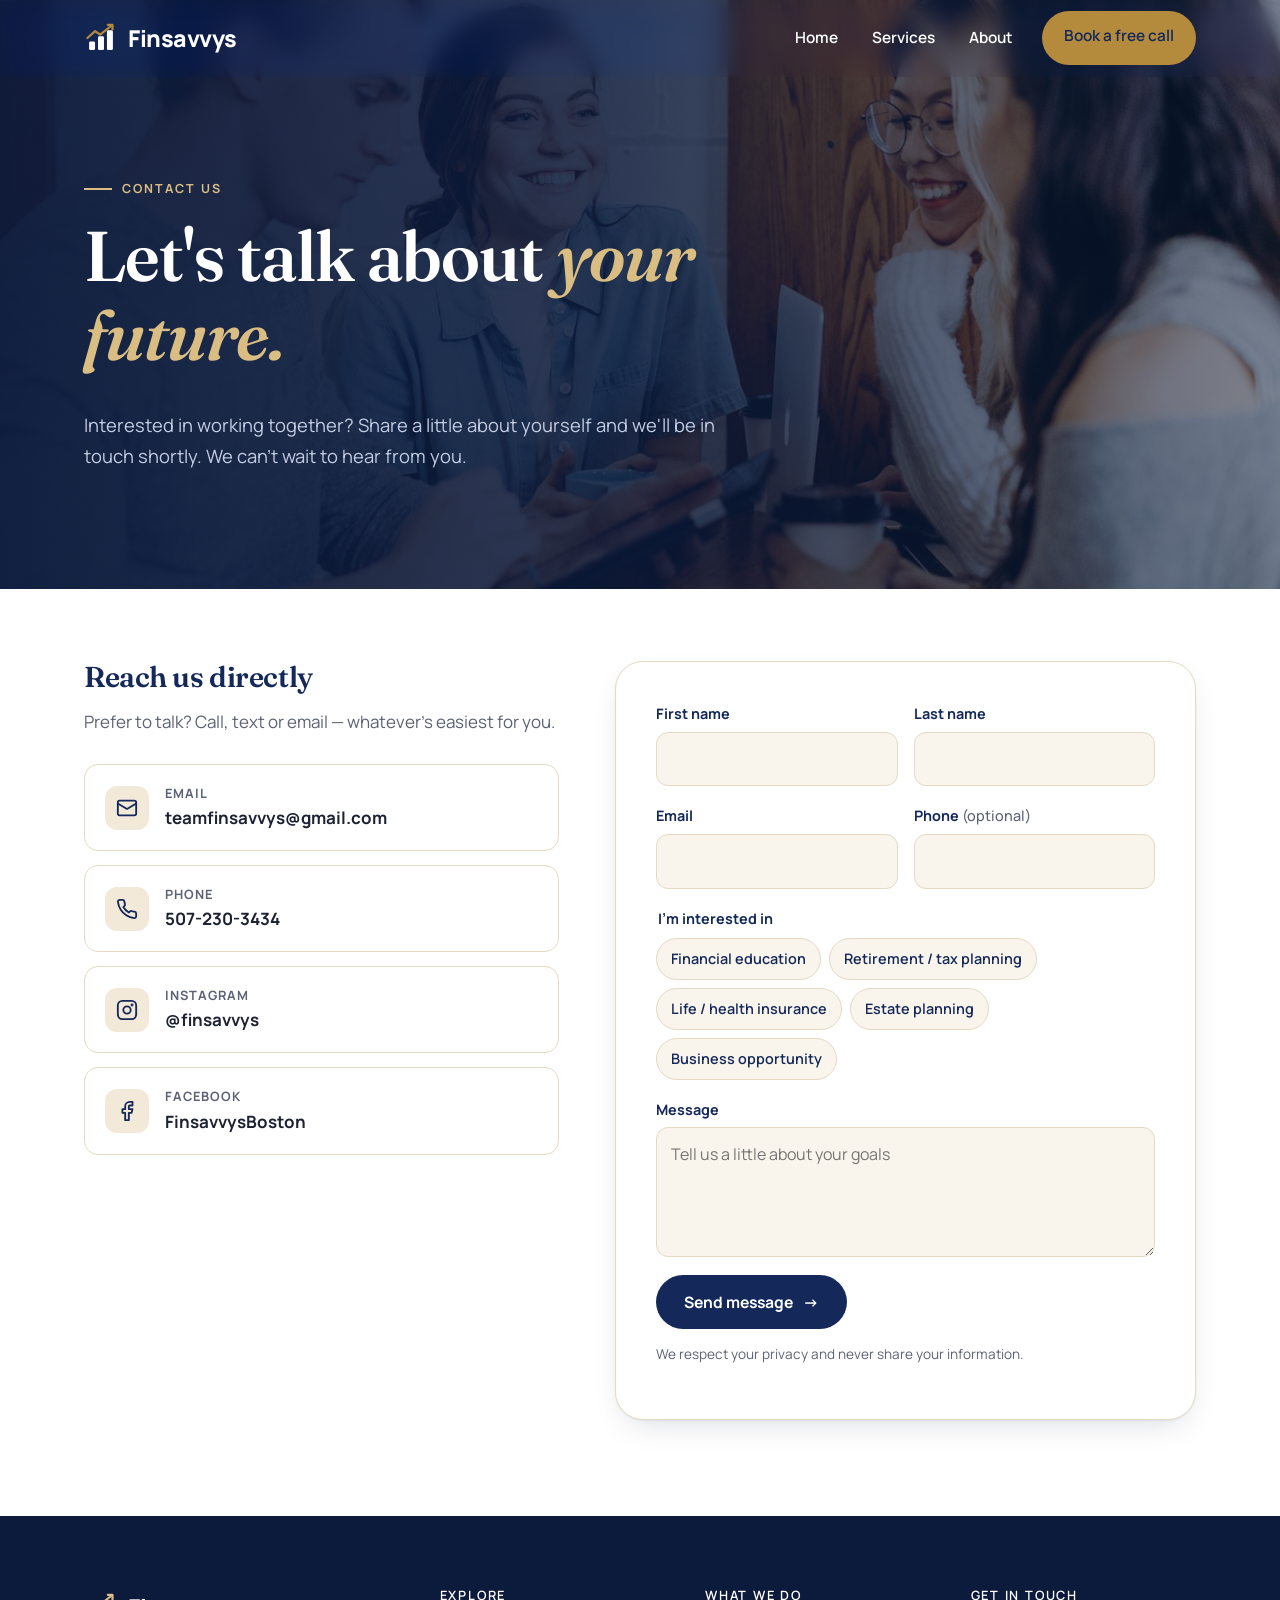
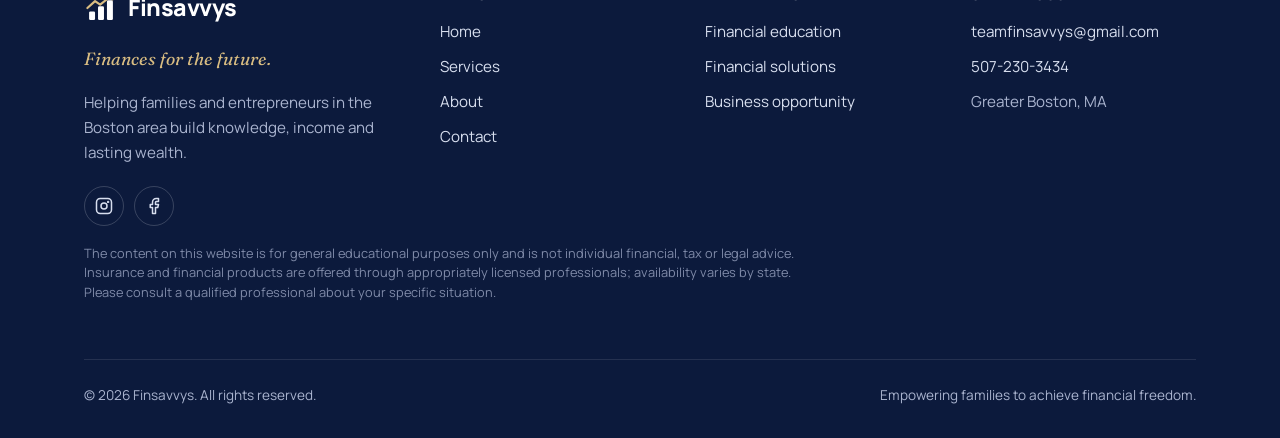
<file: contact/index.html>
<!doctype html>
<html lang="en">
<head>
<meta charset="utf-8">
<meta name="viewport" content="width=device-width, initial-scale=1">
<title>Contact | Finsavvys</title>
<meta name="description" content="Reach out to Finsavvys for financial education, planning, insurance and business opportunity questions. Book a free call today.">
<link rel="canonical" href="https://www.finsavvys.com/contact/">
<meta property="og:type" content="website">
<meta property="og:site_name" content="Finsavvys">
<meta property="og:title" content="Contact | Finsavvys">
<meta property="og:description" content="Reach out to Finsavvys for financial education, planning, insurance and business opportunity questions. Book a free call today.">
<meta property="og:url" content="https://www.finsavvys.com/contact/">
<meta property="og:image" content="https://www.finsavvys.com/assets/img/og-image.jpg">
<meta name="twitter:card" content="summary_large_image">
<meta name="theme-color" content="#14295a">
<link rel="icon" href="../assets/img/favicon.svg" type="image/svg+xml">
<link rel="preconnect" href="https://fonts.googleapis.com">
<link rel="preconnect" href="https://fonts.gstatic.com" crossorigin>
<link href="https://fonts.googleapis.com/css2?family=Fraunces:ital,opsz,wght@0,9..144,400..700;1,9..144,400..600&family=Manrope:wght@400;500;600;700;800&display=swap" rel="stylesheet">
<link rel="stylesheet" href="../assets/css/styles.css?v=2">
</head>
<body>
<a class="skip-link" href="#main">Skip to content</a>
<header class="site-header on-dark">
  <div class="container nav">
    <a class="brand" href="../" aria-label="Finsavvys home"><svg class="brand-mark" viewBox="0 0 40 40" aria-hidden="true"><rect x="6" y="24" width="7" height="10" rx="1.5" fill="#14295a"/><rect x="16.5" y="18" width="7" height="16" rx="1.5" fill="#14295a"/><rect x="27" y="11" width="7" height="23" rx="1.5" fill="#14295a"/><path d="M4 20 13 12l6 4 14-11" fill="none" stroke="#b48a3c" stroke-width="2.6" stroke-linecap="round" stroke-linejoin="round"/><path d="M28 4.5h5.5V10" fill="none" stroke="#b48a3c" stroke-width="2.6" stroke-linecap="round" stroke-linejoin="round"/></svg><span class="brand-name">Finsavvys</span></a>
    <button class="nav-toggle" aria-label="Open menu" aria-expanded="false" aria-controls="nav-links"><svg viewBox="0 0 24 24" fill="none" stroke="currentColor" stroke-width="2" stroke-linecap="round" aria-hidden="true"><path d="M4 7h16M4 12h16M4 17h16"/></svg></button>
    <ul class="nav-links" id="nav-links"><li><a href=".././">Home</a></li><li><a href="../services/">Services</a></li><li><a href="../about/">About</a></li><li><a class="btn btn-primary" href="../contact/" aria-current="page">Book a free call</a></li></ul>
  </div>
</header>
<main id="main">
<section class="page-hero-x">
  <img src="../assets/img/learning.jpg" alt="">
  <div class="container">
    <span class="eyebrow">Contact us</span>
    <h1>Let's talk about <em class="accent">your future.</em></h1>
    <p class="lede">Interested in working together? Share a little about yourself and we'll be in touch shortly. We can't wait to hear from you.</p>
  </div>
</section>

<section class="bg-white" style="padding-top:72px">
  <div class="container contact-grid">
    <div class="reveal">
      <h2 style="font-size:1.8rem">Reach us directly</h2>
      <p style="color:var(--muted)">Prefer to talk? Call, text or email &mdash; whatever's easiest for you.</p>
      <ul class="contact-list">
        <li><a href="mailto:teamfinsavvys@gmail.com"><span class="icon"><svg viewBox="0 0 24 24" fill="none" stroke="currentColor" stroke-width="2" stroke-linecap="round" stroke-linejoin="round" aria-hidden="true"><rect x="2" y="4" width="20" height="16" rx="2"/><path d="m22 7-10 6L2 7"/></svg></span><span><small>Email</small><strong>teamfinsavvys@gmail.com</strong></span></a></li>
        <li><a href="tel:+15072303434"><span class="icon"><svg viewBox="0 0 24 24" fill="none" stroke="currentColor" stroke-width="2" stroke-linecap="round" stroke-linejoin="round" aria-hidden="true"><path d="M22 16.9v3a2 2 0 0 1-2.2 2 19.8 19.8 0 0 1-8.6-3.1 19.5 19.5 0 0 1-6-6A19.8 19.8 0 0 1 2.1 4.2 2 2 0 0 1 4.1 2h3a2 2 0 0 1 2 1.7c.1 1 .4 1.9.7 2.8a2 2 0 0 1-.5 2.1L8 9.9a16 16 0 0 0 6 6l1.3-1.3a2 2 0 0 1 2.1-.4c.9.3 1.8.6 2.8.7a2 2 0 0 1 1.7 2Z"/></svg></span><span><small>Phone</small><strong>507-230-3434</strong></span></a></li>
        <li><a href="https://www.instagram.com/finsavvys/" target="_blank" rel="noopener"><span class="icon"><svg viewBox="0 0 24 24" fill="none" stroke="currentColor" stroke-width="2" stroke-linecap="round" stroke-linejoin="round" aria-hidden="true"><rect x="2" y="2" width="20" height="20" rx="5"/><circle cx="12" cy="12" r="4"/><circle cx="17.5" cy="6.5" r=".6" fill="currentColor"/></svg></span><span><small>Instagram</small><strong>@finsavvys</strong></span></a></li>
        <li><a href="https://www.facebook.com/FinsavvysBoston/" target="_blank" rel="noopener"><span class="icon"><svg viewBox="0 0 24 24" fill="none" stroke="currentColor" stroke-width="2" stroke-linecap="round" stroke-linejoin="round" aria-hidden="true"><path d="M18 2h-3a5 5 0 0 0-5 5v3H7v4h3v8h4v-8h3l1-4h-4V7a1 1 0 0 1 1-1h3V2Z"/></svg></span><span><small>Facebook</small><strong>FinsavvysBoston</strong></span></a></li>
      </ul>
    </div>
    <div class="form-card reveal">
      <div id="form-success" hidden>
        <h2 style="font-size:1.8rem">Thank you!</h2>
        <p class="lede">Your message is on its way. We'll get back to you shortly.</p>
      </div>
      <form id="contact-form" action="https://formsubmit.co/teamfinsavvys@gmail.com" method="POST">
        <input type="hidden" name="_subject" value="New inquiry from finsavvys.com">
        <input type="hidden" name="_template" value="table">
        <input type="hidden" name="_next" id="form-next" value="">
        <input type="text" name="_honey" class="hp" tabindex="-1" autocomplete="off" aria-hidden="true">
        <div class="form-row">
          <div class="field"><label for="first">First name</label><input id="first" name="first_name" autocomplete="given-name" required></div>
          <div class="field"><label for="last">Last name</label><input id="last" name="last_name" autocomplete="family-name" required></div>
        </div>
        <div class="form-row">
          <div class="field"><label for="email">Email</label><input id="email" name="email" type="email" autocomplete="email" required></div>
          <div class="field"><label for="phone">Phone <span style="font-weight:500;color:var(--muted)">(optional)</span></label><input id="phone" name="phone" type="tel" autocomplete="tel"></div>
        </div>
        <fieldset class="field" style="border:0;padding:0;margin:0 0 18px">
          <legend style="font-weight:700;font-size:.9rem;color:var(--navy);margin-bottom:8px">I'm interested in</legend>
          <div class="chips"><label class="chip"><input type="checkbox" name="interest" value="education"><span>Financial education</span></label><label class="chip"><input type="checkbox" name="interest" value="planning"><span>Retirement / tax planning</span></label><label class="chip"><input type="checkbox" name="interest" value="insurance"><span>Life / health insurance</span></label><label class="chip"><input type="checkbox" name="interest" value="estate"><span>Estate planning</span></label><label class="chip"><input type="checkbox" name="interest" value="opportunity"><span>Business opportunity</span></label></div>
        </fieldset>
        <div class="field"><label for="message">Message</label><textarea id="message" name="message" placeholder="Tell us a little about your goals"></textarea></div>
        <button class="btn btn-primary" type="submit">Send message <span class="arrow">&rarr;</span></button>
        <p class="form-note">We respect your privacy and never share your information.</p>
      </form>
      <script>document.getElementById('form-next').value = location.origin + location.pathname + '?sent=1';</script>
    </div>
  </div>
</section>
</main>
<footer class="site-footer">
  <div class="container">
    <div class="footer-grid">
      <div>
        <a class="brand" href="../" aria-label="Finsavvys home"><svg class="brand-mark" viewBox="0 0 40 40" aria-hidden="true"><rect x="6" y="24" width="7" height="10" rx="1.5" fill="#ffffff"/><rect x="16.5" y="18" width="7" height="16" rx="1.5" fill="#ffffff"/><rect x="27" y="11" width="7" height="23" rx="1.5" fill="#ffffff"/><path d="M4 20 13 12l6 4 14-11" fill="none" stroke="#d9bd82" stroke-width="2.6" stroke-linecap="round" stroke-linejoin="round"/><path d="M28 4.5h5.5V10" fill="none" stroke="#d9bd82" stroke-width="2.6" stroke-linecap="round" stroke-linejoin="round"/></svg><span class="brand-name">Finsavvys</span></a>
        <p class="tagline">Finances for the future.</p>
        <p>Helping families and entrepreneurs in the Boston area build knowledge, income and lasting wealth.</p>
        <div class="socials">
          <a href="https://www.instagram.com/finsavvys/" target="_blank" rel="noopener" aria-label="Finsavvys on Instagram"><svg viewBox="0 0 24 24" fill="none" stroke="currentColor" stroke-width="2" stroke-linecap="round" stroke-linejoin="round" aria-hidden="true"><rect x="2" y="2" width="20" height="20" rx="5"/><circle cx="12" cy="12" r="4"/><circle cx="17.5" cy="6.5" r=".6" fill="currentColor"/></svg></a>
          <a href="https://www.facebook.com/FinsavvysBoston/" target="_blank" rel="noopener" aria-label="Finsavvys on Facebook"><svg viewBox="0 0 24 24" fill="none" stroke="currentColor" stroke-width="2" stroke-linecap="round" stroke-linejoin="round" aria-hidden="true"><path d="M18 2h-3a5 5 0 0 0-5 5v3H7v4h3v8h4v-8h3l1-4h-4V7a1 1 0 0 1 1-1h3V2Z"/></svg></a>
        </div>
      </div>
      <div>
        <h4>Explore</h4>
        <ul>
          <li><a href="../">Home</a></li>
          <li><a href="../services/">Services</a></li>
          <li><a href="../about/">About</a></li>
          <li><a href="../contact/">Contact</a></li>
        </ul>
      </div>
      <div>
        <h4>What we do</h4>
        <ul>
          <li><a href="../services/#education">Financial education</a></li>
          <li><a href="../services/#solutions">Financial solutions</a></li>
          <li><a href="../services/#opportunity">Business opportunity</a></li>
        </ul>
      </div>
      <div>
        <h4>Get in touch</h4>
        <ul>
          <li><a href="mailto:teamfinsavvys@gmail.com">teamfinsavvys@gmail.com</a></li>
          <li><a href="tel:+15072303434">507-230-3434</a></li>
          <li>Greater Boston, MA</li>
        </ul>
      </div>
    </div>
    <p class="disclaimer">The content on this website is for general educational purposes only and is not individual financial, tax or legal advice. Insurance and financial products are offered through appropriately licensed professionals; availability varies by state. Please consult a qualified professional about your specific situation.</p>
    <div class="footer-bottom">
      <span>&copy; <span id="year">2026</span> Finsavvys. All rights reserved.</span>
      <span>Empowering families to achieve financial freedom.</span>
    </div>
  </div>
</footer>
<script src="../assets/js/main.js?v=2"></script>
</body>
</html>
</file>
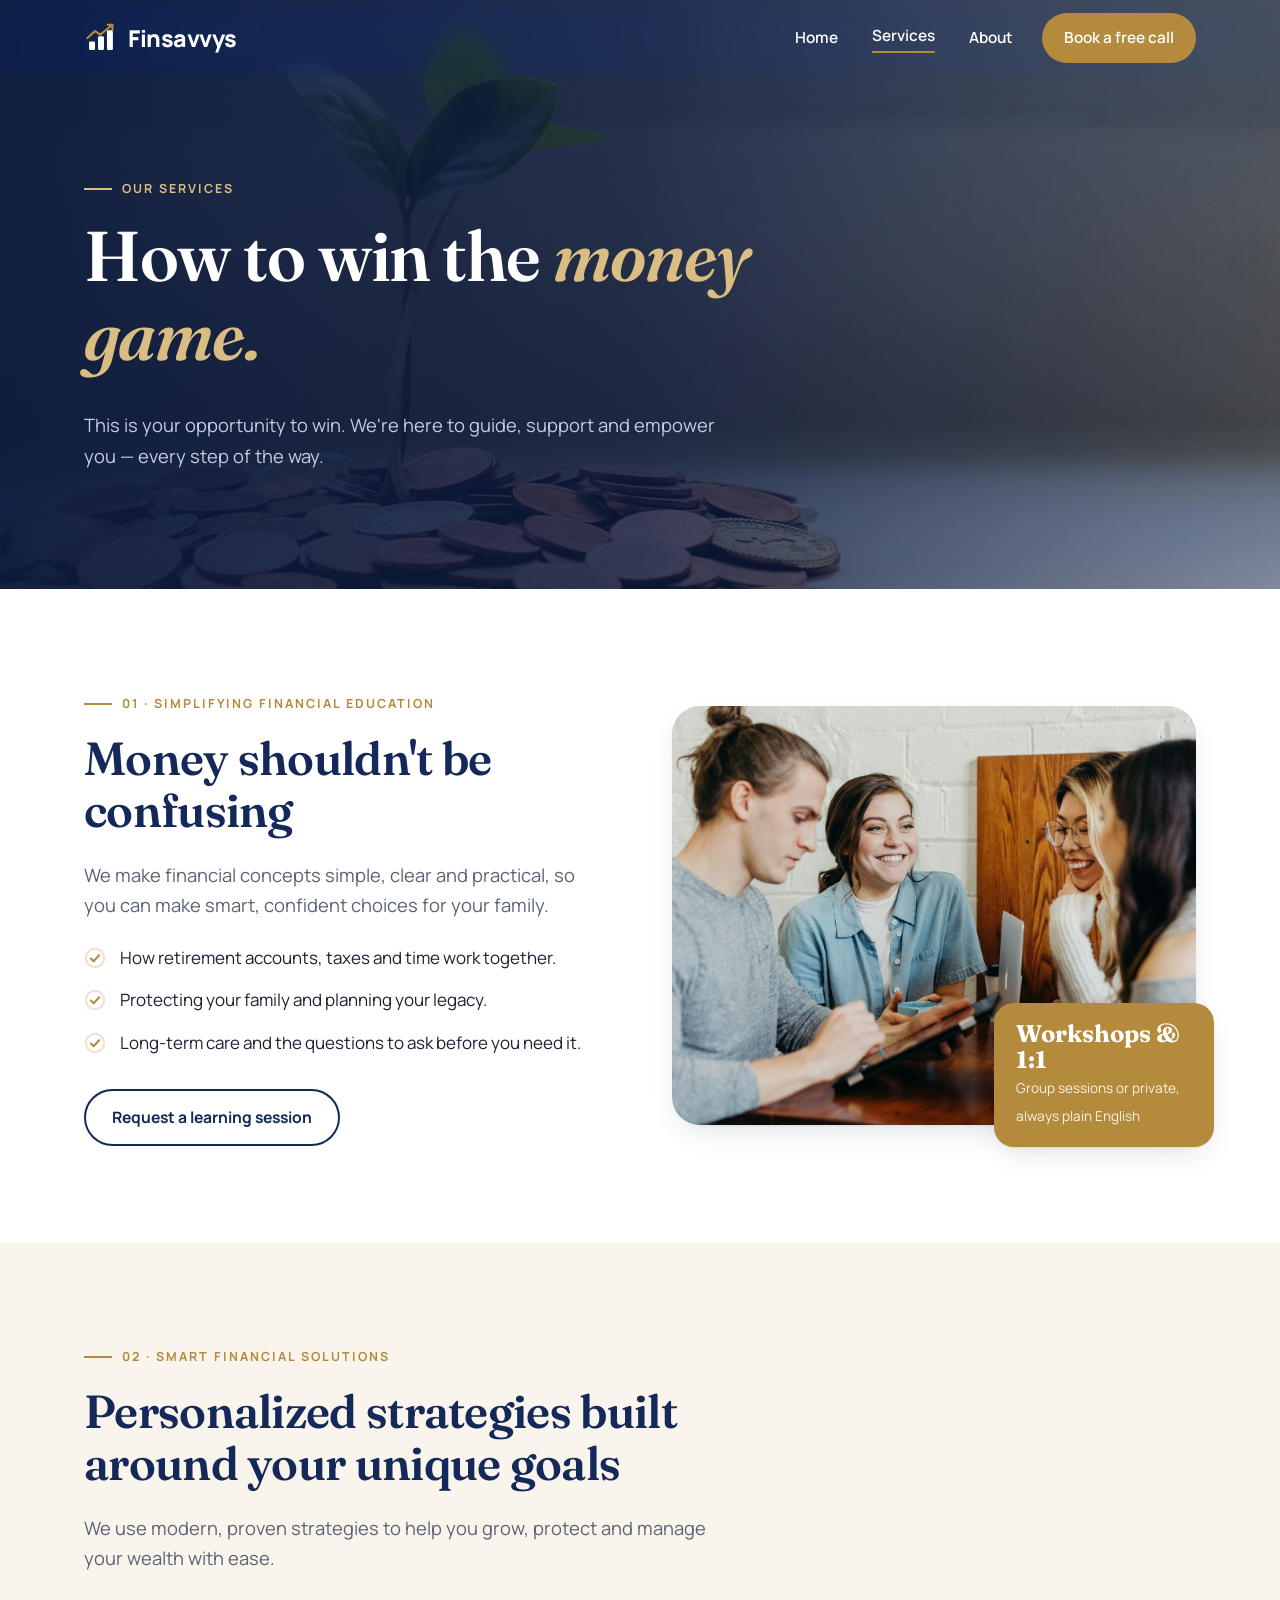
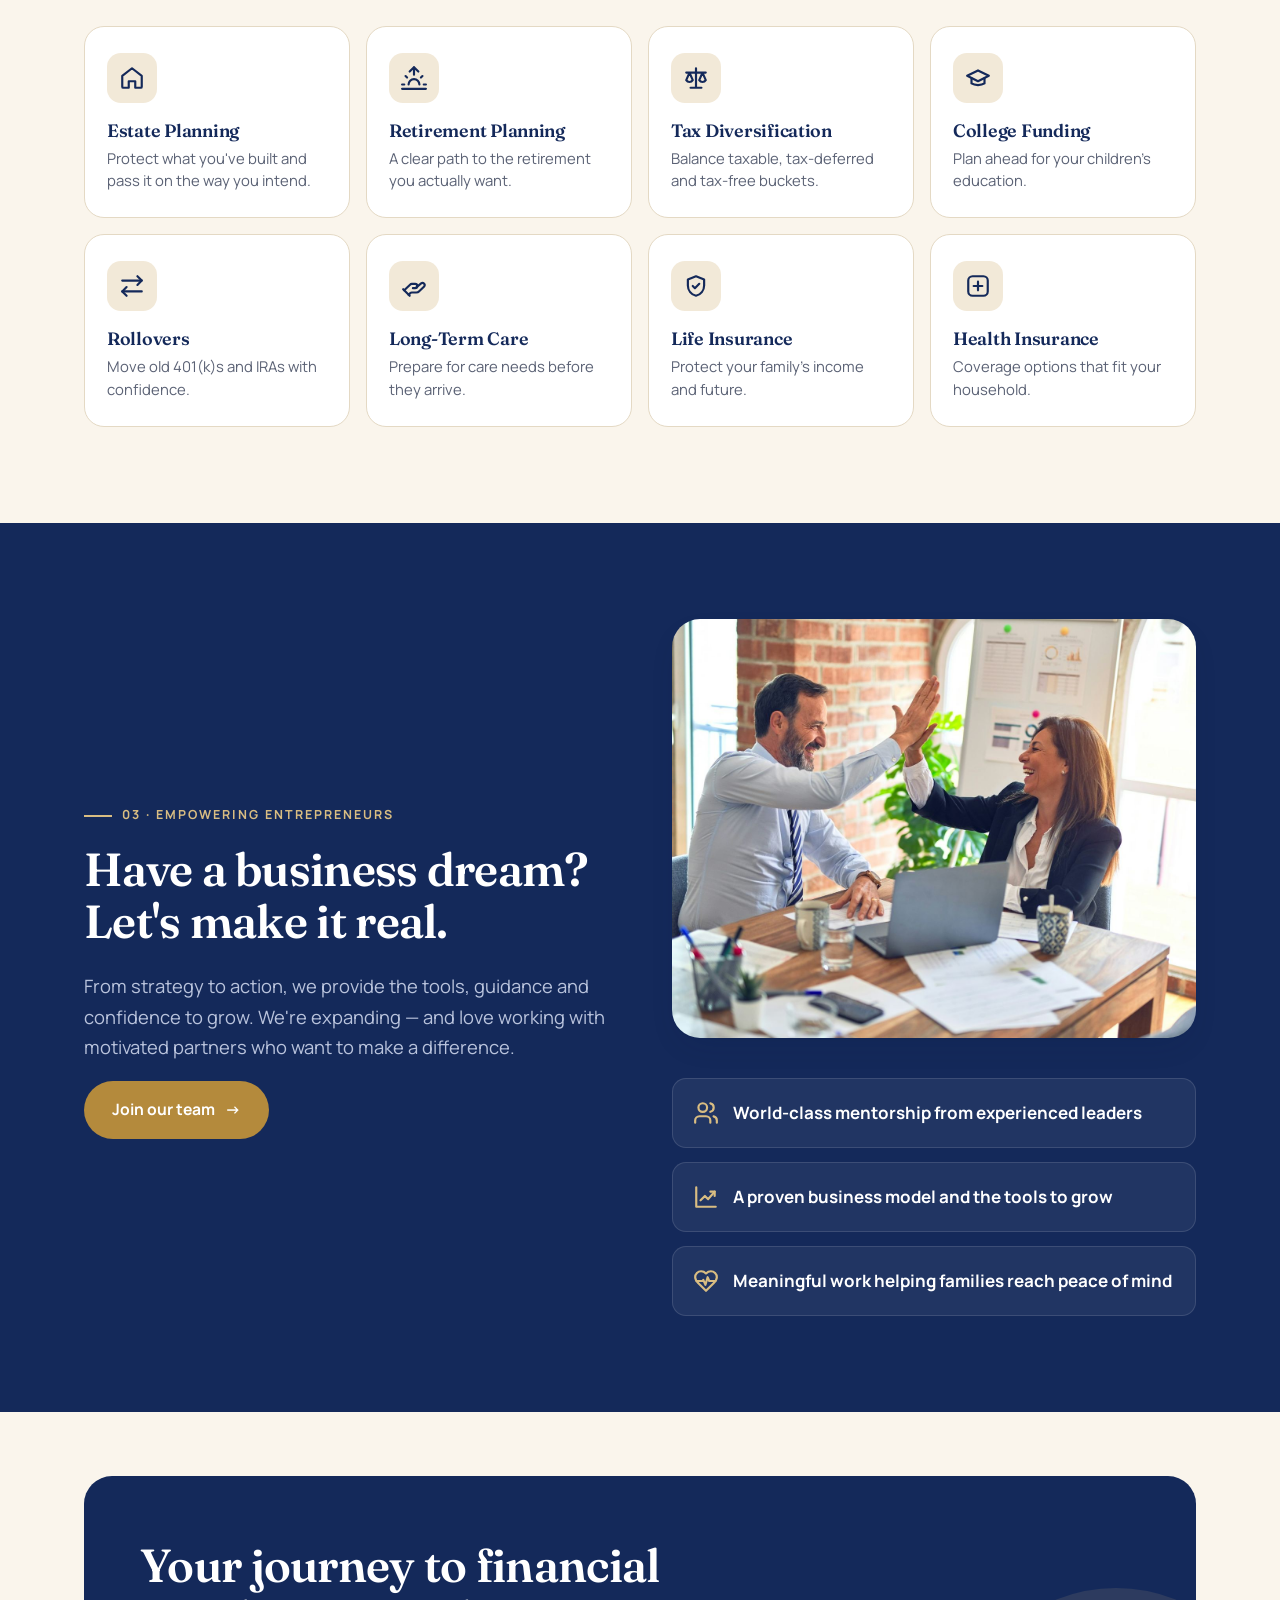
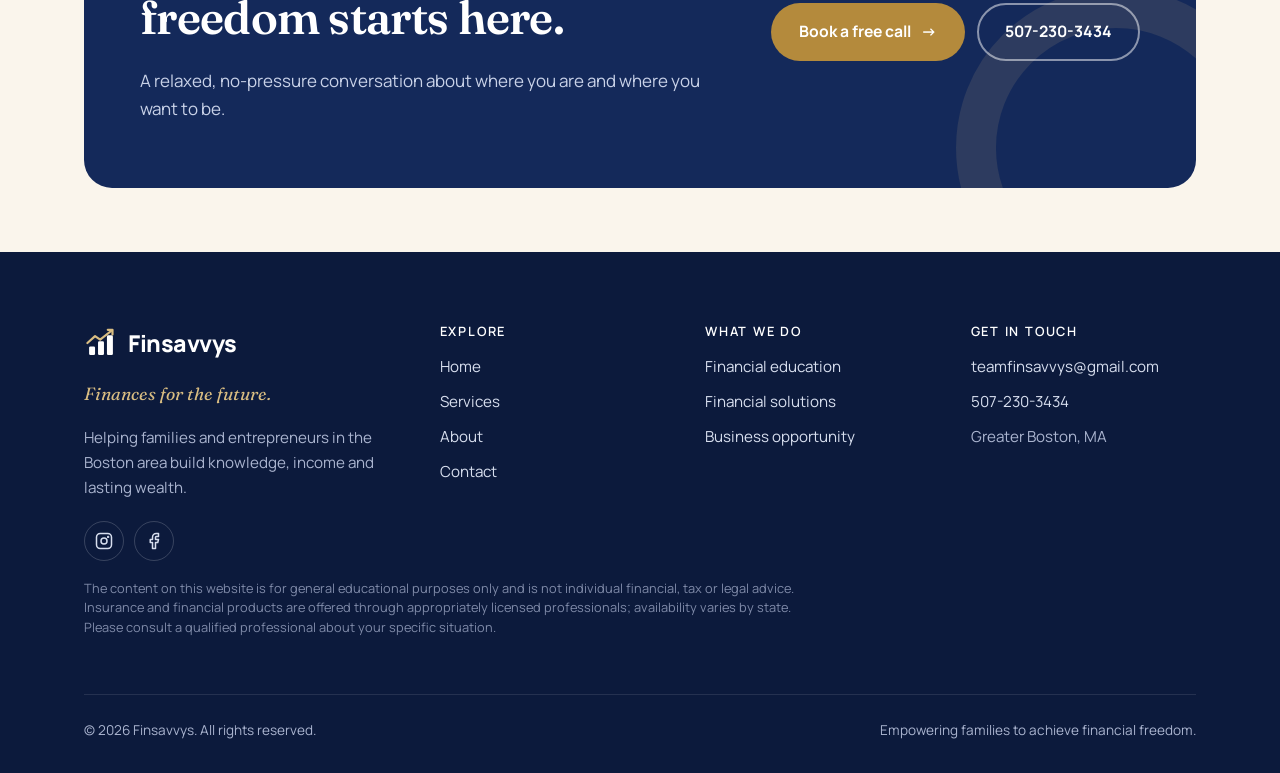
<file: services/index.html>
<!doctype html>
<html lang="en">
<head>
<meta charset="utf-8">
<meta name="viewport" content="width=device-width, initial-scale=1">
<title>Services | Finsavvys</title>
<meta name="description" content="Financial education, personalized financial solutions and a business opportunity in the financial industry. Estate, retirement, tax, college, rollovers, long-term care and insurance.">
<link rel="canonical" href="https://www.finsavvys.com/services/">
<meta property="og:type" content="website">
<meta property="og:site_name" content="Finsavvys">
<meta property="og:title" content="Services | Finsavvys">
<meta property="og:description" content="Financial education, personalized financial solutions and a business opportunity in the financial industry. Estate, retirement, tax, college, rollovers, long-term care and insurance.">
<meta property="og:url" content="https://www.finsavvys.com/services/">
<meta property="og:image" content="https://www.finsavvys.com/assets/img/og-image.jpg">
<meta name="twitter:card" content="summary_large_image">
<meta name="theme-color" content="#14295a">
<link rel="icon" href="../assets/img/favicon.svg" type="image/svg+xml">
<link rel="preconnect" href="https://fonts.googleapis.com">
<link rel="preconnect" href="https://fonts.gstatic.com" crossorigin>
<link href="https://fonts.googleapis.com/css2?family=Fraunces:ital,opsz,wght@0,9..144,400..700;1,9..144,400..600&family=Manrope:wght@400;500;600;700;800&display=swap" rel="stylesheet">
<link rel="stylesheet" href="../assets/css/styles.css?v=2">
</head>
<body>
<a class="skip-link" href="#main">Skip to content</a>
<header class="site-header on-dark">
  <div class="container nav">
    <a class="brand" href="../" aria-label="Finsavvys home"><svg class="brand-mark" viewBox="0 0 40 40" aria-hidden="true"><rect x="6" y="24" width="7" height="10" rx="1.5" fill="#14295a"/><rect x="16.5" y="18" width="7" height="16" rx="1.5" fill="#14295a"/><rect x="27" y="11" width="7" height="23" rx="1.5" fill="#14295a"/><path d="M4 20 13 12l6 4 14-11" fill="none" stroke="#b48a3c" stroke-width="2.6" stroke-linecap="round" stroke-linejoin="round"/><path d="M28 4.5h5.5V10" fill="none" stroke="#b48a3c" stroke-width="2.6" stroke-linecap="round" stroke-linejoin="round"/></svg><span class="brand-name">Finsavvys</span></a>
    <button class="nav-toggle" aria-label="Open menu" aria-expanded="false" aria-controls="nav-links"><svg viewBox="0 0 24 24" fill="none" stroke="currentColor" stroke-width="2" stroke-linecap="round" aria-hidden="true"><path d="M4 7h16M4 12h16M4 17h16"/></svg></button>
    <ul class="nav-links" id="nav-links"><li><a href=".././">Home</a></li><li><a href="../services/" aria-current="page">Services</a></li><li><a href="../about/">About</a></li><li><a class="btn btn-primary" href="../contact/">Book a free call</a></li></ul>
  </div>
</header>
<main id="main">
<section class="page-hero-x">
  <img src="../assets/img/growth.jpg" alt="">
  <div class="container">
    <span class="eyebrow">Our services</span>
    <h1>How to win the <em class="accent">money game.</em></h1>
    <p class="lede">This is your opportunity to win. We're here to guide, support and empower you &mdash; every step of the way.</p>
  </div>
</section>

<section class="bg-white" id="education">
  <div class="container photo-split">
    <div class="reveal">
      <span class="eyebrow">01 &middot; Simplifying financial education</span>
      <h2>Money shouldn't be confusing</h2>
      <p class="lede">We make financial concepts simple, clear and practical, so you can make smart, confident choices for your family.</p>
      <ul class="checklist">
        <li><svg viewBox="0 0 24 24" fill="none" stroke="currentColor" stroke-width="2.2" stroke-linecap="round" stroke-linejoin="round" aria-hidden="true"><circle cx="12" cy="12" r="10" opacity=".25"/><path d="m7.5 12.5 3 3 6-6.5"/></svg><span>How retirement accounts, taxes and time work together.</span></li>
        <li><svg viewBox="0 0 24 24" fill="none" stroke="currentColor" stroke-width="2.2" stroke-linecap="round" stroke-linejoin="round" aria-hidden="true"><circle cx="12" cy="12" r="10" opacity=".25"/><path d="m7.5 12.5 3 3 6-6.5"/></svg><span>Protecting your family and planning your legacy.</span></li>
        <li><svg viewBox="0 0 24 24" fill="none" stroke="currentColor" stroke-width="2.2" stroke-linecap="round" stroke-linejoin="round" aria-hidden="true"><circle cx="12" cy="12" r="10" opacity=".25"/><path d="m7.5 12.5 3 3 6-6.5"/></svg><span>Long-term care and the questions to ask before you need it.</span></li>
      </ul>
      <a class="btn btn-ghost" href="../contact/?interest=education">Request a learning session</a>
    </div>
    <div class="photo-frame reveal">
      <img src="../assets/img/learning.jpg" alt="Friends talking through finances around a table" loading="lazy">
      <div class="badge"><strong>Workshops &amp; 1:1</strong><span>Group sessions or private, always plain English</span></div>
    </div>
  </div>
</section>

<section id="solutions">
  <div class="container">
    <div class="section-head reveal">
      <span class="eyebrow">02 &middot; Smart financial solutions</span>
      <h2>Personalized strategies built around your unique goals</h2>
      <p class="lede">We use modern, proven strategies to help you grow, protect and manage your wealth with ease.</p>
    </div>
    <div class="tiles"><div class="tile reveal"><div class="icon"><svg viewBox="0 0 24 24" fill="none" stroke="currentColor" stroke-width="2" stroke-linecap="round" stroke-linejoin="round" aria-hidden="true"><path d="m3 10 9-7 9 7v10a1 1 0 0 1-1 1h-5v-6h-6v6H4a1 1 0 0 1-1-1V10Z"/></svg></div><h3>Estate Planning</h3><p>Protect what you've built and pass it on the way you intend.</p></div><div class="tile reveal"><div class="icon"><svg viewBox="0 0 24 24" fill="none" stroke="currentColor" stroke-width="2" stroke-linecap="round" stroke-linejoin="round" aria-hidden="true"><path d="M17 18a5 5 0 0 0-10 0"/><path d="M12 2v7M4.2 10.2l1.4 1.4M1 18h2M21 18h2M18.4 11.6l1.4-1.4M23 22H1M8 6l4-4 4 4"/></svg></div><h3>Retirement Planning</h3><p>A clear path to the retirement you actually want.</p></div><div class="tile reveal"><div class="icon"><svg viewBox="0 0 24 24" fill="none" stroke="currentColor" stroke-width="2" stroke-linecap="round" stroke-linejoin="round" aria-hidden="true"><path d="M12 3v18M7 21h10M3 7h18M6 7l-3 7a3.5 3.5 0 0 0 6 0L6 7ZM18 7l-3 7a3.5 3.5 0 0 0 6 0l-3-7Z"/></svg></div><h3>Tax Diversification</h3><p>Balance taxable, tax-deferred and tax-free buckets.</p></div><div class="tile reveal"><div class="icon"><svg viewBox="0 0 24 24" fill="none" stroke="currentColor" stroke-width="2" stroke-linecap="round" stroke-linejoin="round" aria-hidden="true"><path d="M22 10 12 5 2 10l10 5 10-5Z"/><path d="M6 12v5c3 2 9 2 12 0v-5"/></svg></div><h3>College Funding</h3><p>Plan ahead for your children's education.</p></div><div class="tile reveal"><div class="icon"><svg viewBox="0 0 24 24" fill="none" stroke="currentColor" stroke-width="2" stroke-linecap="round" stroke-linejoin="round" aria-hidden="true"><path d="M17 3l4 4-4 4"/><path d="M3 7h18"/><path d="M7 21l-4-4 4-4"/><path d="M21 17H3"/></svg></div><h3>Rollovers</h3><p>Move old 401(k)s and IRAs with confidence.</p></div><div class="tile reveal"><div class="icon"><svg viewBox="0 0 24 24" fill="none" stroke="currentColor" stroke-width="2" stroke-linecap="round" stroke-linejoin="round" aria-hidden="true"><path d="M11 14h2a2 2 0 0 0 0-4h-3c-.6 0-1.1.2-1.4.6L3 16"/><path d="m7 20 1.6-1.4c.3-.4.8-.6 1.4-.6h4c1.1 0 2.1-.4 2.8-1.2l4.6-4.4a2 2 0 0 0-2.8-2.8L14.4 13"/><path d="m2 15 6 6"/></svg></div><h3>Long-Term Care</h3><p>Prepare for care needs before they arrive.</p></div><div class="tile reveal"><div class="icon"><svg viewBox="0 0 24 24" fill="none" stroke="currentColor" stroke-width="2" stroke-linecap="round" stroke-linejoin="round" aria-hidden="true"><path d="M12 3 4.5 6v5.5c0 4.6 3.1 8.3 7.5 9.5 4.4-1.2 7.5-4.9 7.5-9.5V6L12 3Z"/><path d="m9 12 2 2 4-4"/></svg></div><h3>Life Insurance</h3><p>Protect your family's income and future.</p></div><div class="tile reveal"><div class="icon"><svg viewBox="0 0 24 24" fill="none" stroke="currentColor" stroke-width="2" stroke-linecap="round" stroke-linejoin="round" aria-hidden="true"><rect x="3" y="3" width="18" height="18" rx="4"/><path d="M12 8v8M8 12h8"/></svg></div><h3>Health Insurance</h3><p>Coverage options that fit your household.</p></div></div>
  </div>
</section>

<section class="bg-navy" id="opportunity">
  <div class="container photo-split">
    <div class="reveal">
      <span class="eyebrow">03 &middot; Empowering entrepreneurs</span>
      <h2>Have a business dream? Let's make it real.</h2>
      <p class="lede">From strategy to action, we provide the tools, guidance and confidence to grow. We're expanding &mdash; and love working with motivated partners who want to make a difference.</p>
      <a class="btn btn-gold" href="../contact/?interest=opportunity">Join our team <span class="arrow">&rarr;</span></a>
    </div>
    <div class="grid-3" style="grid-template-columns:1fr;gap:14px">
      <div class="photo-frame reveal" style="margin-bottom:26px"><img src="../assets/img/opportunity.jpg" alt="Colleagues celebrating a win" loading="lazy"></div>
      <div class="spec reveal"><svg viewBox="0 0 24 24" fill="none" stroke="currentColor" stroke-width="2" stroke-linecap="round" stroke-linejoin="round" aria-hidden="true"><path d="M16 21v-2a4 4 0 0 0-4-4H6a4 4 0 0 0-4 4v2"/><circle cx="9" cy="7" r="4"/><path d="M22 21v-2a4 4 0 0 0-3-3.9M16 3.1a4 4 0 0 1 0 7.8"/></svg><span>World-class mentorship from experienced leaders</span></div>
      <div class="spec reveal"><svg viewBox="0 0 24 24" fill="none" stroke="currentColor" stroke-width="2" stroke-linecap="round" stroke-linejoin="round" aria-hidden="true"><path d="M3 3v18h18"/><path d="m7 15 4-4 3 3 6-7"/><path d="M16 7h4v4"/></svg><span>A proven business model and the tools to grow</span></div>
      <div class="spec reveal"><svg viewBox="0 0 24 24" fill="none" stroke="currentColor" stroke-width="2" stroke-linecap="round" stroke-linejoin="round" aria-hidden="true"><path d="M19 14c1.5-1.5 3-3.2 3-5.5A5.5 5.5 0 0 0 16.5 3c-1.8 0-3 .5-4.5 2-1.5-1.5-2.7-2-4.5-2A5.5 5.5 0 0 0 2 8.5c0 2.3 1.5 4 3 5.5l7 7Z"/><path d="M3.2 12H9l.5-1 2 4.5 2-7 1.5 3.5h5.8"/></svg><span>Meaningful work helping families reach peace of mind</span></div>
    </div>
  </div>
</section>

<section class="section-tight">
  <div class="container">
    <div class="cta-band reveal">
      <div>
        <h2>Your journey to financial freedom starts here.</h2>
        <p>A relaxed, no-pressure conversation about where you are and where you want to be.</p>
      </div>
      <div class="cta-actions">
        <a class="btn btn-gold" href="../contact/">Book a free call <span class="arrow">&rarr;</span></a>
        <a class="btn btn-light" href="tel:+15072303434">507-230-3434</a>
      </div>
    </div>
  </div>
</section>
</main>
<footer class="site-footer">
  <div class="container">
    <div class="footer-grid">
      <div>
        <a class="brand" href="../" aria-label="Finsavvys home"><svg class="brand-mark" viewBox="0 0 40 40" aria-hidden="true"><rect x="6" y="24" width="7" height="10" rx="1.5" fill="#ffffff"/><rect x="16.5" y="18" width="7" height="16" rx="1.5" fill="#ffffff"/><rect x="27" y="11" width="7" height="23" rx="1.5" fill="#ffffff"/><path d="M4 20 13 12l6 4 14-11" fill="none" stroke="#d9bd82" stroke-width="2.6" stroke-linecap="round" stroke-linejoin="round"/><path d="M28 4.5h5.5V10" fill="none" stroke="#d9bd82" stroke-width="2.6" stroke-linecap="round" stroke-linejoin="round"/></svg><span class="brand-name">Finsavvys</span></a>
        <p class="tagline">Finances for the future.</p>
        <p>Helping families and entrepreneurs in the Boston area build knowledge, income and lasting wealth.</p>
        <div class="socials">
          <a href="https://www.instagram.com/finsavvys/" target="_blank" rel="noopener" aria-label="Finsavvys on Instagram"><svg viewBox="0 0 24 24" fill="none" stroke="currentColor" stroke-width="2" stroke-linecap="round" stroke-linejoin="round" aria-hidden="true"><rect x="2" y="2" width="20" height="20" rx="5"/><circle cx="12" cy="12" r="4"/><circle cx="17.5" cy="6.5" r=".6" fill="currentColor"/></svg></a>
          <a href="https://www.facebook.com/FinsavvysBoston/" target="_blank" rel="noopener" aria-label="Finsavvys on Facebook"><svg viewBox="0 0 24 24" fill="none" stroke="currentColor" stroke-width="2" stroke-linecap="round" stroke-linejoin="round" aria-hidden="true"><path d="M18 2h-3a5 5 0 0 0-5 5v3H7v4h3v8h4v-8h3l1-4h-4V7a1 1 0 0 1 1-1h3V2Z"/></svg></a>
        </div>
      </div>
      <div>
        <h4>Explore</h4>
        <ul>
          <li><a href="../">Home</a></li>
          <li><a href="../services/">Services</a></li>
          <li><a href="../about/">About</a></li>
          <li><a href="../contact/">Contact</a></li>
        </ul>
      </div>
      <div>
        <h4>What we do</h4>
        <ul>
          <li><a href="../services/#education">Financial education</a></li>
          <li><a href="../services/#solutions">Financial solutions</a></li>
          <li><a href="../services/#opportunity">Business opportunity</a></li>
        </ul>
      </div>
      <div>
        <h4>Get in touch</h4>
        <ul>
          <li><a href="mailto:teamfinsavvys@gmail.com">teamfinsavvys@gmail.com</a></li>
          <li><a href="tel:+15072303434">507-230-3434</a></li>
          <li>Greater Boston, MA</li>
        </ul>
      </div>
    </div>
    <p class="disclaimer">The content on this website is for general educational purposes only and is not individual financial, tax or legal advice. Insurance and financial products are offered through appropriately licensed professionals; availability varies by state. Please consult a qualified professional about your specific situation.</p>
    <div class="footer-bottom">
      <span>&copy; <span id="year">2026</span> Finsavvys. All rights reserved.</span>
      <span>Empowering families to achieve financial freedom.</span>
    </div>
  </div>
</footer>
<script src="../assets/js/main.js?v=2"></script>
</body>
</html>
</file>
<file: assets/css/styles.css>
/* ==========================================================
   Finsavvys — site styles
   Palette pulled from the Finsavvys logo: navy, gold, cream.
   ========================================================== */
:root {
  --navy: #14295a;
  --navy-deep: #0c1a3c;
  --navy-soft: #2a4380;
  --gold: #b48a3c;
  --gold-soft: #d9bd82;
  --cream: #faf5ec;
  --cream-deep: #f2e9d8;
  --ink: #1c2233;
  --muted: #5b6275;
  --line: #e4d9c4;
  --white: #ffffff;
  --radius: 14px;
  --radius-lg: 28px;
  --shadow: 0 1px 2px rgba(12, 26, 60, .06), 0 12px 32px -12px rgba(12, 26, 60, .18);
  --max: 1160px;
  --serif: "Fraunces", Georgia, "Times New Roman", serif;
  --sans: "Manrope", system-ui, -apple-system, "Segoe UI", sans-serif;
}

*, *::before, *::after { box-sizing: border-box; }
html { scroll-behavior: smooth; -webkit-text-size-adjust: 100%; }
body {
  margin: 0;
  font-family: var(--sans);
  font-size: 17px;
  line-height: 1.65;
  color: var(--ink);
  background: var(--cream);
  -webkit-font-smoothing: antialiased;
}
img, svg { display: block; max-width: 100%; }
a { color: var(--navy); }
a:hover { color: var(--gold); }
h1, h2, h3, h4 {
  font-family: var(--serif);
  font-weight: 600;
  color: var(--navy);
  line-height: 1.12;
  letter-spacing: -0.015em;
  margin: 0 0 .5em;
}
h1 { font-size: clamp(2.4rem, 5.6vw, 4.4rem); }
h2 { font-size: clamp(1.9rem, 3.8vw, 2.9rem); }
h3 { font-size: 1.35rem; }
p { margin: 0 0 1em; }
em.accent { font-style: italic; color: var(--gold); }

.container { width: 100%; max-width: var(--max); margin: 0 auto; padding: 0 24px; }
.skip-link {
  position: absolute; left: -999px; top: 8px; z-index: 100;
  background: var(--navy); color: #fff; padding: 8px 14px; border-radius: 8px;
}
.skip-link:focus { left: 8px; }

.eyebrow {
  display: inline-flex; align-items: center; gap: 10px;
  font-size: .78rem; font-weight: 700; letter-spacing: .16em; text-transform: uppercase;
  color: var(--gold); margin-bottom: 18px;
}
.eyebrow::before { content: ""; width: 28px; height: 2px; background: currentColor; }
.lede { font-size: 1.15rem; color: var(--muted); max-width: 60ch; }

/* ---------- Buttons ---------- */
.btn {
  display: inline-flex; align-items: center; gap: 10px;
  padding: 14px 26px; border-radius: 999px;
  font-family: var(--sans); font-weight: 700; font-size: .98rem;
  text-decoration: none; border: 2px solid transparent; cursor: pointer;
  transition: transform .15s ease, background .2s ease, color .2s ease, border-color .2s ease;
}
.btn:hover { transform: translateY(-1px); }
.btn-primary { background: var(--navy); color: #fff; }
.btn-primary:hover { background: var(--navy-deep); color: #fff; }
.btn-gold { background: var(--gold); color: #fff; }
.btn-gold:hover { background: #9c7630; color: #fff; }
.btn-ghost { border-color: var(--navy); color: var(--navy); background: transparent; }
.btn-ghost:hover { background: var(--navy); color: #fff; }
.btn-light { border-color: rgba(255,255,255,.5); color: #fff; }
.btn-light:hover { background: #fff; color: var(--navy); }
.btn .arrow { transition: transform .2s ease; }
.btn:hover .arrow { transform: translateX(3px); }

/* ---------- Header ---------- */
.site-header {
  position: sticky; top: 0; z-index: 50;
  background: rgba(250, 245, 236, .88);
  backdrop-filter: saturate(1.4) blur(10px);
  -webkit-backdrop-filter: saturate(1.4) blur(10px);
  border-bottom: 1px solid transparent;
  transition: border-color .2s ease;
}
.site-header.scrolled { border-bottom-color: var(--line); }
.nav { display: flex; align-items: center; justify-content: space-between; height: 76px; }
.brand { display: inline-flex; align-items: center; gap: 10px; text-decoration: none; }
.brand-mark { width: 34px; height: 34px; }
.brand-name { font-family: var(--sans); font-weight: 800; font-size: 1.45rem; color: var(--navy); letter-spacing: -0.02em; }
.nav-links { display: flex; align-items: center; gap: 6px; list-style: none; margin: 0; padding: 0; }
.nav-links a {
  display: block; padding: 8px 14px; border-radius: 999px;
  text-decoration: none; font-weight: 600; font-size: .96rem; color: var(--ink);
}
.nav-links a:hover { color: var(--navy); background: var(--cream-deep); }
.nav-links a[aria-current="page"] { color: var(--navy); }
.nav-links a[aria-current="page"]::after {
  content: ""; display: block; height: 2px; background: var(--gold); margin-top: 2px; border-radius: 2px;
}
.nav-links .btn { margin-left: 10px; padding: 10px 20px; color: #fff; }
.nav-links .btn:hover { background: var(--navy-deep); }
.nav-toggle {
  display: none; background: none; border: 0; padding: 10px; cursor: pointer; color: var(--navy);
}
.nav-toggle svg { width: 26px; height: 26px; }

@media (max-width: 820px) {
  .nav-toggle { display: block; }
  .nav-links {
    position: absolute; top: 76px; left: 0; right: 0;
    flex-direction: column; align-items: stretch; gap: 0;
    background: var(--cream); border-bottom: 1px solid var(--line);
    padding: 8px 24px 20px;
    display: none;
  }
  .nav-links.open { display: flex; }
  .nav-links a { padding: 14px 4px; border-radius: 0; border-bottom: 1px solid var(--line); }
  .nav-links a[aria-current="page"]::after { display: none; }
  .nav-links .btn { margin: 14px 0 0; justify-content: center; border-bottom: 0; padding: 14px; border-radius: 999px; }
}

/* ---------- Sections ---------- */
section { padding: 96px 0; }
.section-tight { padding: 64px 0; }
.section-head { max-width: 720px; margin-bottom: 52px; }
.section-head.center { text-align: center; margin-left: auto; margin-right: auto; }
.section-head.center .eyebrow { justify-content: center; }
.section-head.center .lede { margin-left: auto; margin-right: auto; }
.bg-white { background: var(--white); }
.bg-navy { background: var(--navy); color: #d7deee; }
.bg-navy h2, .bg-navy h3 { color: #fff; }
.bg-navy .eyebrow { color: var(--gold-soft); }
.bg-navy .lede { color: #b9c3dc; }

/* ---------- Hero ---------- */
.hero { padding: 72px 0 96px; position: relative; overflow: hidden; }
.hero-grid { display: grid; grid-template-columns: 1.15fr .85fr; gap: 56px; align-items: center; }
.hero h1 { margin-bottom: 24px; }
.hero .lede { margin-bottom: 36px; }
.hero-actions { display: flex; flex-wrap: wrap; gap: 14px; }
.hero-trust { display: flex; flex-wrap: wrap; gap: 22px; margin-top: 40px; color: var(--muted); font-size: .92rem; font-weight: 600; }
.hero-trust span { display: inline-flex; align-items: center; gap: 8px; }
.hero-trust svg { width: 18px; height: 18px; color: var(--gold); }

.hero-card {
  position: relative; background: var(--navy); color: #fff;
  border-radius: var(--radius-lg); padding: 36px; box-shadow: var(--shadow);
  overflow: hidden;
}
.hero-card::before {
  content: ""; position: absolute; inset: auto -60px -60px auto; width: 220px; height: 220px;
  border-radius: 50%; background: radial-gradient(circle, rgba(217,189,130,.35), transparent 70%);
}
.hero-card .label { font-size: .78rem; letter-spacing: .14em; text-transform: uppercase; color: var(--gold-soft); font-weight: 700; }
.hero-card h3 { color: #fff; font-size: 1.6rem; margin: 10px 0 22px; }
.growth { width: 100%; height: auto; margin: 6px 0 22px; }
.pillars-mini { list-style: none; margin: 0; padding: 0; display: grid; gap: 12px; }
.pillars-mini li {
  display: flex; align-items: center; gap: 12px;
  background: rgba(255,255,255,.07); border: 1px solid rgba(255,255,255,.1);
  padding: 12px 14px; border-radius: 12px; font-weight: 600; font-size: .95rem;
}
.pillars-mini .dot { width: 8px; height: 8px; border-radius: 50%; background: var(--gold-soft); flex: none; }

.hero-deco {
  position: absolute; right: -120px; top: -120px; width: 420px; height: 420px; border-radius: 50%;
  border: 1px solid var(--line); pointer-events: none;
}
.hero-deco.two { right: -60px; top: -60px; width: 300px; height: 300px; }

@media (max-width: 920px) {
  .hero-grid { grid-template-columns: 1fr; }
  .hero { padding-top: 48px; }
}

/* ---------- Pillar cards ---------- */
.grid-3 { display: grid; grid-template-columns: repeat(3, 1fr); gap: 24px; }
@media (max-width: 920px) { .grid-3 { grid-template-columns: 1fr; } }
.card {
  background: var(--white); border: 1px solid var(--line); border-radius: var(--radius-lg);
  padding: 36px 32px; position: relative; transition: transform .2s ease, box-shadow .2s ease;
}
.card:hover { transform: translateY(-4px); box-shadow: var(--shadow); }
.card .icon {
  width: 56px; height: 56px; border-radius: 16px; display: grid; place-items: center;
  background: var(--cream-deep); color: var(--navy); margin-bottom: 24px;
}
.card .icon svg { width: 28px; height: 28px; }
.card .num { position: absolute; top: 28px; right: 32px; font-family: var(--serif); font-size: 1rem; color: var(--gold); font-weight: 600; }
.card p { color: var(--muted); margin-bottom: 0; }
.card .card-link { display: inline-flex; margin-top: 20px; font-weight: 700; text-decoration: none; gap: 6px; }

/* ---------- Specializations ---------- */
.spec-grid { display: grid; grid-template-columns: repeat(4, 1fr); gap: 16px; }
@media (max-width: 920px) { .spec-grid { grid-template-columns: repeat(2, 1fr); } }
@media (max-width: 480px) { .spec-grid { grid-template-columns: 1fr; } }
.spec {
  display: flex; align-items: center; gap: 14px;
  background: rgba(255,255,255,.06); border: 1px solid rgba(255,255,255,.12);
  border-radius: var(--radius); padding: 20px; color: #fff; font-weight: 700;
}
.spec svg { width: 26px; height: 26px; color: var(--gold-soft); flex: none; }
.bg-white .spec, .bg-cream .spec { background: var(--cream); border-color: var(--line); color: var(--navy); }
.bg-white .spec svg { color: var(--gold); }

/* ---------- Split / feature ---------- */
.split { display: grid; grid-template-columns: 1fr 1fr; gap: 64px; align-items: center; }
@media (max-width: 920px) { .split { grid-template-columns: 1fr; gap: 40px; } }
.checklist { list-style: none; padding: 0; margin: 24px 0 32px; display: grid; gap: 14px; }
.checklist li { display: flex; gap: 14px; align-items: flex-start; }
.checklist svg { width: 22px; height: 22px; color: var(--gold); flex: none; margin-top: 3px; }

.steps { display: grid; gap: 18px; counter-reset: step; }
.step {
  display: grid; grid-template-columns: 56px 1fr; gap: 18px; align-items: start;
  background: var(--white); border: 1px solid var(--line); border-radius: var(--radius); padding: 22px;
}
.step::before {
  counter-increment: step; content: counter(step, decimal-leading-zero);
  font-family: var(--serif); font-size: 1.6rem; color: var(--gold); font-weight: 600; line-height: 1;
}
.step h3 { font-size: 1.1rem; margin-bottom: 4px; }
.step p { color: var(--muted); margin: 0; font-size: .96rem; }

/* ---------- Quote band ---------- */
.mission {
  font-family: var(--serif); font-size: clamp(1.6rem, 3.4vw, 2.5rem); line-height: 1.3;
  color: var(--navy); max-width: 22ch; margin: 0 auto; text-align: center; font-weight: 500;
}
.mission .accent { color: var(--gold); font-style: italic; }

/* ---------- CTA band ---------- */
.cta-band {
  background: var(--navy); border-radius: var(--radius-lg); padding: 64px 56px; color: #c9d2e8;
  display: grid; grid-template-columns: 1.4fr 1fr; gap: 40px; align-items: center; position: relative; overflow: hidden;
}
.cta-band::after {
  content: ""; position: absolute; right: -80px; bottom: -120px; width: 320px; height: 320px; border-radius: 50%;
  border: 40px solid rgba(217,189,130,.12);
}
.cta-band h2 { color: #fff; }
.cta-band p { margin: 0; }
.cta-actions { display: flex; flex-wrap: wrap; gap: 12px; justify-content: flex-end; position: relative; z-index: 1; }
@media (max-width: 820px) {
  .cta-band { grid-template-columns: 1fr; padding: 44px 28px; }
  .cta-actions { justify-content: flex-start; }
}

/* ---------- Page hero (inner pages) ---------- */
.page-hero { padding: 72px 0 56px; }
.page-hero h1 { max-width: 16ch; }

/* ---------- About ---------- */
.founder { display: grid; grid-template-columns: 380px 1fr; gap: 64px; align-items: start; }
@media (max-width: 920px) { .founder { grid-template-columns: 1fr; gap: 36px; } }
.portrait {
  aspect-ratio: 4 / 5; border-radius: var(--radius-lg); overflow: hidden; position: relative;
  background: linear-gradient(160deg, var(--navy-soft), var(--navy-deep));
  display: grid; place-items: center; box-shadow: var(--shadow);
}
.portrait img { width: 100%; height: 100%; object-fit: cover; }
.portrait .monogram { font-family: var(--serif); font-size: 6rem; color: var(--gold-soft); font-weight: 500; }
.portrait-caption { margin-top: 16px; }
.portrait-caption strong { display: block; font-family: var(--serif); font-size: 1.3rem; color: var(--navy); }
.portrait-caption span { color: var(--muted); font-size: .95rem; }
.tags { display: flex; flex-wrap: wrap; gap: 10px; margin-top: 16px; }
.tag { background: var(--cream-deep); color: var(--navy); border-radius: 999px; padding: 6px 14px; font-size: .88rem; font-weight: 600; }

/* ---------- Contact ---------- */
.contact-grid { display: grid; grid-template-columns: .9fr 1.1fr; gap: 56px; align-items: start; }
@media (max-width: 920px) { .contact-grid { grid-template-columns: 1fr; } }
.contact-list { list-style: none; padding: 0; margin: 28px 0; display: grid; gap: 14px; }
.contact-list a {
  display: flex; align-items: center; gap: 16px; text-decoration: none;
  background: var(--white); border: 1px solid var(--line); border-radius: var(--radius); padding: 18px 20px;
  color: var(--ink); transition: border-color .2s ease;
}
.contact-list a:hover { border-color: var(--gold); color: var(--ink); }
.contact-list .icon { width: 44px; height: 44px; border-radius: 12px; background: var(--cream-deep); color: var(--navy); display: grid; place-items: center; flex: none; }
.contact-list .icon svg { width: 22px; height: 22px; }
.contact-list small { display: block; color: var(--muted); font-size: .8rem; font-weight: 700; letter-spacing: .08em; text-transform: uppercase; }
.contact-list strong { font-weight: 700; word-break: break-word; }

.form-card { background: var(--white); border: 1px solid var(--line); border-radius: var(--radius-lg); padding: 40px; box-shadow: var(--shadow); }
@media (max-width: 520px) { .form-card { padding: 26px 20px; } }
.form-row { display: grid; grid-template-columns: 1fr 1fr; gap: 16px; }
@media (max-width: 520px) { .form-row { grid-template-columns: 1fr; } }
.field { display: grid; gap: 6px; margin-bottom: 18px; }
.field label { font-weight: 700; font-size: .9rem; color: var(--navy); }
.field input, .field select, .field textarea {
  font: inherit; font-size: 1rem; color: var(--ink);
  background: var(--cream); border: 1px solid var(--line); border-radius: 12px; padding: 13px 14px; width: 100%;
  transition: border-color .2s ease, box-shadow .2s ease;
}
.field textarea { min-height: 130px; resize: vertical; }
.field input:focus, .field select:focus, .field textarea:focus {
  outline: none; border-color: var(--navy); box-shadow: 0 0 0 3px rgba(20,41,90,.12);
}
.chips { display: flex; flex-wrap: wrap; gap: 8px; }
.chip { position: relative; }
.chip input { position: absolute; left: 0; top: 0; width: 1px; height: 1px; opacity: 0; pointer-events: none; }
.chip span {
  display: inline-block; padding: 8px 14px; border-radius: 999px; border: 1px solid var(--line);
  background: var(--cream); font-size: .9rem; font-weight: 600; cursor: pointer; user-select: none;
}
.chip input:checked + span { background: var(--navy); color: #fff; border-color: var(--navy); }
.chip input:focus-visible + span { box-shadow: 0 0 0 3px rgba(20,41,90,.2); }
.form-note { font-size: .85rem; color: var(--muted); margin-top: 14px; }
.hp { position: absolute; left: -9999px; }

/* ---------- Footer ---------- */
.site-footer { background: var(--navy-deep); color: #aab4cf; padding: 72px 0 32px; font-size: .95rem; }
.footer-grid { display: grid; grid-template-columns: 1.4fr 1fr 1fr 1fr; gap: 40px; }
@media (max-width: 820px) { .footer-grid { grid-template-columns: 1fr 1fr; } }
@media (max-width: 480px) { .footer-grid { grid-template-columns: 1fr; } }
.site-footer .brand-name { color: #fff; }
.site-footer h4 { font-family: var(--sans); color: #fff; font-size: .8rem; letter-spacing: .14em; text-transform: uppercase; margin-bottom: 16px; }
.site-footer ul { list-style: none; margin: 0; padding: 0; display: grid; gap: 10px; }
.site-footer a { color: #d7deee; text-decoration: none; }
.site-footer a:hover { color: var(--gold-soft); }
.tagline { font-family: var(--serif); font-style: italic; color: var(--gold-soft); margin-top: 12px; font-size: 1.1rem; }
.socials { display: flex; gap: 10px; margin-top: 20px; }
.socials a { width: 40px; height: 40px; border-radius: 50%; display: grid; place-items: center; border: 1px solid rgba(255,255,255,.18); }
.socials a:hover { border-color: var(--gold-soft); }
.socials svg { width: 18px; height: 18px; }
.footer-bottom {
  border-top: 1px solid rgba(255,255,255,.1); margin-top: 56px; padding-top: 24px;
  display: flex; flex-wrap: wrap; justify-content: space-between; gap: 16px; font-size: .85rem;
}
.disclaimer { font-size: .8rem; color: #7f8aa8; margin-top: 18px; max-width: 90ch; line-height: 1.55; }

/* ---------- Reveal on scroll ---------- */
.reveal { opacity: 0; transform: translateY(18px); transition: opacity .7s ease, transform .7s ease; }
.reveal.in { opacity: 1; transform: none; }
@media (prefers-reduced-motion: reduce) {
  .reveal { opacity: 1; transform: none; transition: none; }
  html { scroll-behavior: auto; }
}

/* ==========================================================
   V2 — bolder look
   ========================================================== */
.site-header.on-dark:not(.scrolled) { background: transparent; }
.site-header.on-dark:not(.scrolled) .brand-name,
.site-header.on-dark:not(.scrolled) .nav-links a:not(.btn) { color: #fff; }
.site-header.on-dark:not(.scrolled) .nav-links a:not(.btn):hover { background: rgba(255,255,255,.1); }
.site-header.on-dark:not(.scrolled) .nav-toggle { color: #fff; }
.site-header.on-dark:not(.scrolled) .brand-mark rect { fill: #fff; }
.site-header.on-dark:not(.scrolled) .nav-links .btn { background: var(--gold); }
.site-header.on-dark { position: fixed; left: 0; right: 0; }
@media (max-width: 820px) {
  .site-header.on-dark:not(.scrolled) .nav-links.open { background: var(--navy-deep); }
  .site-header.on-dark:not(.scrolled) .nav-links.open a { border-color: rgba(255,255,255,.12); }
}

/* Dark hero */
.hero-x {
  position: relative; overflow: hidden; color: #cdd5ea;
  background: radial-gradient(1200px 600px at 85% 10%, #22407f 0%, transparent 60%),
              radial-gradient(900px 500px at 0% 100%, #1b3470 0%, transparent 55%),
              var(--navy-deep);
  padding: 150px 0 110px;
}
.hero-x::before { /* subtle grid */
  content: ""; position: absolute; inset: 0; pointer-events: none; opacity: .5;
  background-image: linear-gradient(rgba(255,255,255,.035) 1px, transparent 1px),
                    linear-gradient(90deg, rgba(255,255,255,.035) 1px, transparent 1px);
  background-size: 56px 56px;
  mask-image: radial-gradient(ellipse at 60% 40%, #000 30%, transparent 75%);
  -webkit-mask-image: radial-gradient(ellipse at 60% 40%, #000 30%, transparent 75%);
}
.orb { position: absolute; border-radius: 50%; filter: blur(60px); opacity: .55; pointer-events: none; animation: float 14s ease-in-out infinite; }
.orb.gold { width: 380px; height: 380px; background: #b48a3c; right: 8%; top: 18%; opacity: .28; }
.orb.blue { width: 460px; height: 460px; background: #2f5bd0; left: -120px; bottom: -160px; opacity: .3; animation-delay: -6s; }
@keyframes float { 0%,100% { transform: translate(0,0) } 50% { transform: translate(-30px, 25px) } }

.hero-x .hero-grid { position: relative; z-index: 1; grid-template-columns: 1.1fr .9fr; }
.hero-x h1 { color: #fff; font-size: clamp(2.7rem, 6.2vw, 5.2rem); line-height: 1.02; letter-spacing: -0.025em; }
.hero-x h1 em { font-style: italic; background: linear-gradient(90deg, #e8cf95, #b48a3c 60%, #e8cf95); -webkit-background-clip: text; background-clip: text; color: transparent; background-size: 200% auto; animation: shine 6s linear infinite; }
@keyframes shine { to { background-position: 200% center; } }
.hero-x .lede { color: #b9c3dc; font-size: 1.2rem; }
.hero-x .eyebrow { color: var(--gold-soft); }
.pill {
  display: inline-flex; align-items: center; gap: 10px; padding: 7px 14px 7px 8px; border-radius: 999px;
  background: rgba(255,255,255,.07); border: 1px solid rgba(255,255,255,.14); color: #e3e8f5;
  font-size: .88rem; font-weight: 600; margin-bottom: 26px;
}
.pill b { background: var(--gold); color: #fff; border-radius: 999px; padding: 3px 10px; font-size: .75rem; letter-spacing: .06em; }
.hero-x .btn-ghost { border-color: rgba(255,255,255,.35); color: #fff; }
.hero-x .btn-ghost:hover { background: #fff; color: var(--navy); }
.hero-stats { display: flex; flex-wrap: wrap; gap: 36px; margin-top: 48px; padding-top: 28px; border-top: 1px solid rgba(255,255,255,.12); }
.hero-stats div { display: grid; gap: 2px; }
.hero-stats strong { font-family: var(--serif); font-size: 2rem; color: #fff; font-weight: 600; line-height: 1; }
.hero-stats span { font-size: .88rem; color: #9fabc9; }

/* Photo arch with floating cards */
.arch-wrap { position: relative; justify-self: center; width: min(430px, 100%); }
.arch {
  position: relative; aspect-ratio: 4/5; border-radius: 240px 240px 28px 28px; overflow: hidden;
  border: 1px solid rgba(255,255,255,.18); box-shadow: 0 40px 80px -30px rgba(0,0,0,.6);
}
.arch img { width: 100%; height: 100%; object-fit: cover; object-position: 30% 20%; }
.arch::after { content: ""; position: absolute; inset: 0; background: linear-gradient(180deg, transparent 55%, rgba(12,26,60,.55)); }
.arch-ring { position: absolute; inset: -18px; border-radius: 260px 260px 40px 40px; border: 1.5px dashed rgba(217,189,130,.45); pointer-events: none; }
.glass {
  position: absolute; z-index: 2; background: rgba(255,255,255,.12); backdrop-filter: blur(14px); -webkit-backdrop-filter: blur(14px);
  border: 1px solid rgba(255,255,255,.22); border-radius: 18px; padding: 14px 16px; color: #fff;
  box-shadow: 0 20px 40px -20px rgba(0,0,0,.5); animation: bob 6s ease-in-out infinite;
}
.glass small { display: block; color: #cdd5ea; font-size: .75rem; font-weight: 600; letter-spacing: .04em; }
.glass strong { font-size: 1.05rem; }
.glass.g1 { left: -54px; top: 16%; }
.glass.g2 { right: -40px; top: 46%; animation-delay: -2s; width: 190px; }
.glass.g3 { left: -30px; bottom: 8%; animation-delay: -4s; display: flex; align-items: center; gap: 12px; }
.glass .ico { width: 38px; height: 38px; border-radius: 12px; background: var(--gold); display: grid; place-items: center; }
.glass .ico svg { width: 20px; height: 20px; color: #fff; }
.glass svg.spark { width: 100%; height: 44px; margin-top: 6px; }
.spark path.line { stroke-dasharray: 300; stroke-dashoffset: 300; animation: draw 2.4s .6s ease forwards; }
@keyframes draw { to { stroke-dashoffset: 0; } }
@keyframes bob { 0%,100% { transform: translateY(0) } 50% { transform: translateY(-10px) } }
@media (max-width: 920px) {
  .hero-x { padding-top: 120px; }
  .hero-x .hero-grid { grid-template-columns: 1fr; }
  .arch-wrap { width: min(340px, 78%); margin-top: 20px; }
  .glass.g1 { left: -30px; } .glass.g2 { right: -30px; } .glass.g3 { left: -20px; }
}
@media (max-width: 480px) { .glass.g2 { display: none; } }

/* Marquee */
.marquee { background: var(--gold); color: #fff; overflow: hidden; padding: 18px 0; white-space: nowrap; position: relative; }
.marquee-track { display: inline-flex; gap: 48px; animation: scroll 38s linear infinite; padding-left: 48px; }
.marquee span { display: inline-flex; align-items: center; gap: 48px; font-family: var(--serif); font-size: 1.35rem; font-style: italic; }
.marquee span::after { content: "✦"; font-style: normal; font-size: .9rem; opacity: .75; }
@keyframes scroll { to { transform: translateX(-50%); } }

/* Image pillar cards */
.img-cards { display: grid; grid-template-columns: repeat(3, 1fr); gap: 22px; }
@media (max-width: 920px) { .img-cards { grid-template-columns: 1fr; } }
.img-card {
  position: relative; min-height: 460px; border-radius: var(--radius-lg); overflow: hidden; color: #fff;
  display: flex; flex-direction: column; justify-content: flex-end; padding: 32px; text-decoration: none;
  isolation: isolate;
}
.img-card img { position: absolute; inset: 0; width: 100%; height: 100%; object-fit: cover; z-index: -2; transition: transform .8s cubic-bezier(.2,.7,.2,1); }
.img-card::before { content: ""; position: absolute; inset: 0; z-index: -1; background: linear-gradient(180deg, rgba(12,26,60,.05) 20%, rgba(12,26,60,.92) 78%); transition: background .4s; }
.img-card:hover img { transform: scale(1.07); }
.img-card:hover { color: #fff; }
.img-card .n { position: absolute; top: 24px; left: 28px; font-family: var(--serif); font-size: 3.4rem; line-height: 1; color: rgba(255,255,255,.9); font-weight: 500; }
.img-card h3 { color: #fff; font-size: 1.7rem; margin-bottom: 8px; }
.img-card p { color: #d3daea; margin: 0; }
.img-card .go { margin-top: 18px; display: inline-flex; align-items: center; gap: 8px; font-weight: 700; color: var(--gold-soft); }
.img-card .go::after { content: "→"; transition: transform .2s; }
.img-card:hover .go::after { transform: translateX(4px); }

/* Spec tiles (hover flip to gold) */
.tiles { display: grid; grid-template-columns: repeat(4, 1fr); gap: 16px; }
@media (max-width: 920px) { .tiles { grid-template-columns: repeat(2, 1fr); } }
.tile {
  background: var(--white); border: 1px solid var(--line); border-radius: 20px; padding: 26px 22px;
  transition: background .25s, transform .25s, box-shadow .25s; cursor: default;
}
.tile .icon { width: 50px; height: 50px; border-radius: 14px; background: var(--cream-deep); color: var(--navy); display: grid; place-items: center; margin-bottom: 18px; transition: background .25s, color .25s; }
.tile .icon svg { width: 26px; height: 26px; }
.tile h3 { font-size: 1.12rem; margin: 0 0 6px; transition: color .25s; }
.tile p { margin: 0; color: var(--muted); font-size: .93rem; line-height: 1.5; transition: color .25s; }
.tile:hover { background: var(--navy); transform: translateY(-6px); box-shadow: var(--shadow); }
.tile:hover h3 { color: #fff; } .tile:hover p { color: #b9c3dc; }
.tile:hover .icon { background: var(--gold); color: #fff; }

/* Compounding calculator */
.calc { display: grid; grid-template-columns: 1fr 1.15fr; gap: 0; border-radius: var(--radius-lg); overflow: hidden; box-shadow: var(--shadow); background: var(--white); border: 1px solid var(--line); }
@media (max-width: 920px) { .calc { grid-template-columns: 1fr; } }
.calc-in { padding: 40px; }
.calc-out { padding: 40px; background: var(--navy); color: #c9d2e8; position: relative; overflow: hidden; }
@media (max-width: 520px) { .calc-in, .calc-out { padding: 28px 22px; } }
.range { margin-bottom: 26px; }
.range-top { display: flex; justify-content: space-between; align-items: baseline; margin-bottom: 10px; }
.range-top label { font-weight: 700; color: var(--navy); font-size: .95rem; }
.range-top output { font-family: var(--serif); font-size: 1.5rem; color: var(--gold); font-weight: 600; }
input[type=range] { -webkit-appearance: none; appearance: none; width: 100%; height: 8px; border-radius: 99px; background: linear-gradient(90deg, var(--gold) var(--p, 50%), var(--cream-deep) var(--p, 50%)); outline: none; }
input[type=range]::-webkit-slider-thumb { -webkit-appearance: none; width: 24px; height: 24px; border-radius: 50%; background: #fff; border: 3px solid var(--navy); cursor: pointer; box-shadow: 0 2px 8px rgba(0,0,0,.2); }
input[type=range]::-moz-range-thumb { width: 20px; height: 20px; border-radius: 50%; background: #fff; border: 3px solid var(--navy); cursor: pointer; }
input[type=range]:focus-visible::-webkit-slider-thumb { box-shadow: 0 0 0 5px rgba(180,138,60,.35); }
.calc-out .big { font-family: var(--serif); font-size: clamp(2.6rem, 5vw, 3.8rem); color: #fff; line-height: 1; margin: 6px 0 4px; font-weight: 600; }
.calc-out .lbl { font-size: .8rem; letter-spacing: .14em; text-transform: uppercase; color: var(--gold-soft); font-weight: 700; }
.bars { display: grid; gap: 14px; margin: 28px 0 22px; }
.bar-row { display: grid; gap: 6px; font-size: .9rem; }
.bar-row .meta { display: flex; justify-content: space-between; }
.bar-row .meta b { color: #fff; }
.bar { height: 14px; border-radius: 99px; background: rgba(255,255,255,.08); overflow: hidden; }
.bar i { display: block; height: 100%; border-radius: 99px; transition: width .5s cubic-bezier(.2,.7,.2,1); }
.bar i.c { background: #7f93c4; } .bar i.g { background: linear-gradient(90deg, #b48a3c, #e8cf95); }
.calc-note { font-size: .78rem; color: #8e9aba; margin: 0; line-height: 1.5; }
.insight { background: rgba(255,255,255,.07); border: 1px solid rgba(255,255,255,.12); border-radius: 14px; padding: 14px 16px; color: #e6eaf5; font-size: .95rem; margin-bottom: 18px; }
.insight b { color: var(--gold-soft); }

/* Photo split */
.photo-split { display: grid; grid-template-columns: 1fr 1fr; gap: 64px; align-items: center; }
@media (max-width: 920px) { .photo-split { grid-template-columns: 1fr; gap: 40px; } }
.photo-frame { position: relative; }
.photo-frame img { border-radius: var(--radius-lg); width: 100%; aspect-ratio: 5/4; object-fit: cover; box-shadow: var(--shadow); }
.photo-frame .badge {
  position: absolute; right: -18px; bottom: -22px; background: var(--gold); color: #fff; border-radius: 20px; padding: 18px 22px;
  box-shadow: var(--shadow); max-width: 220px;
}
.photo-frame .badge strong { display: block; font-family: var(--serif); font-size: 1.5rem; line-height: 1.1; }
.photo-frame .badge span { font-size: .85rem; opacity: .9; }
@media (max-width: 520px) { .photo-frame .badge { right: 12px; } }
.photo-frame::before { content: ""; position: absolute; left: -18px; top: -18px; width: 45%; height: 55%; border-radius: var(--radius-lg); background: var(--cream-deep); z-index: -1; }
.bg-navy .photo-frame::before { background: rgba(255,255,255,.06); }

/* Founder quote */
.founder-x { display: grid; grid-template-columns: 300px 1fr; gap: 56px; align-items: center; }
@media (max-width: 820px) { .founder-x { grid-template-columns: 1fr; gap: 32px; } }
.founder-x .round { width: 300px; max-width: 70vw; aspect-ratio: 1; border-radius: 50%; overflow: hidden; border: 8px solid var(--white); box-shadow: 0 0 0 2px var(--gold), var(--shadow); }
.founder-x .round img { width: 100%; height: 100%; object-fit: cover; object-position: 30% 15%; }
.quote { font-family: var(--serif); font-size: clamp(1.5rem, 2.8vw, 2.1rem); line-height: 1.35; color: var(--navy); margin: 0 0 20px; font-weight: 500; position: relative; }
.quote::before { content: "“"; position: absolute; left: -8px; top: -50px; font-size: 7rem; color: var(--gold); opacity: .35; line-height: 1; }

/* Image band */
.band {
  position: relative; padding: 140px 0; color: #fff; text-align: center; isolation: isolate; overflow: hidden;
}
.band img { position: absolute; inset: 0; width: 100%; height: 120%; object-fit: cover; z-index: -2; top: -10%; }
.band::before { content: ""; position: absolute; inset: 0; background: linear-gradient(180deg, rgba(12,26,60,.72), rgba(12,26,60,.82)); z-index: -1; }
.band .mission { color: #fff; max-width: 24ch; }
.band .mission .accent { color: var(--gold-soft); }
.band .eyebrow { color: var(--gold-soft); justify-content: center; }

/* Inner-page dark hero with photo */
.page-hero-x { position: relative; padding: 170px 0 100px; color: #cdd5ea; isolation: isolate; overflow: hidden; }
.page-hero-x > img { position: absolute; inset: 0; width: 100%; height: 100%; object-fit: cover; z-index: -2; }
.page-hero-x::before { content: ""; position: absolute; inset: 0; z-index: -1; background: linear-gradient(90deg, rgba(12,26,60,.96) 0%, rgba(12,26,60,.82) 50%, rgba(12,26,60,.45) 100%); }
.page-hero-x h1 { color: #fff; max-width: 15ch; }
.page-hero-x h1 em { color: var(--gold-soft); }
.page-hero-x .lede { color: #c3cce2; }
.page-hero-x .eyebrow { color: var(--gold-soft); }
.crumbs { display: flex; gap: 8px; font-size: .88rem; color: #9fabc9; margin-top: 26px; }
.crumbs a { color: #d7deee; text-decoration: none; }

/* Counter numbers */
.num-lg { font-family: var(--serif); font-size: clamp(2.6rem, 5vw, 3.6rem); color: var(--navy); line-height: 1; font-weight: 600; }
</file>
